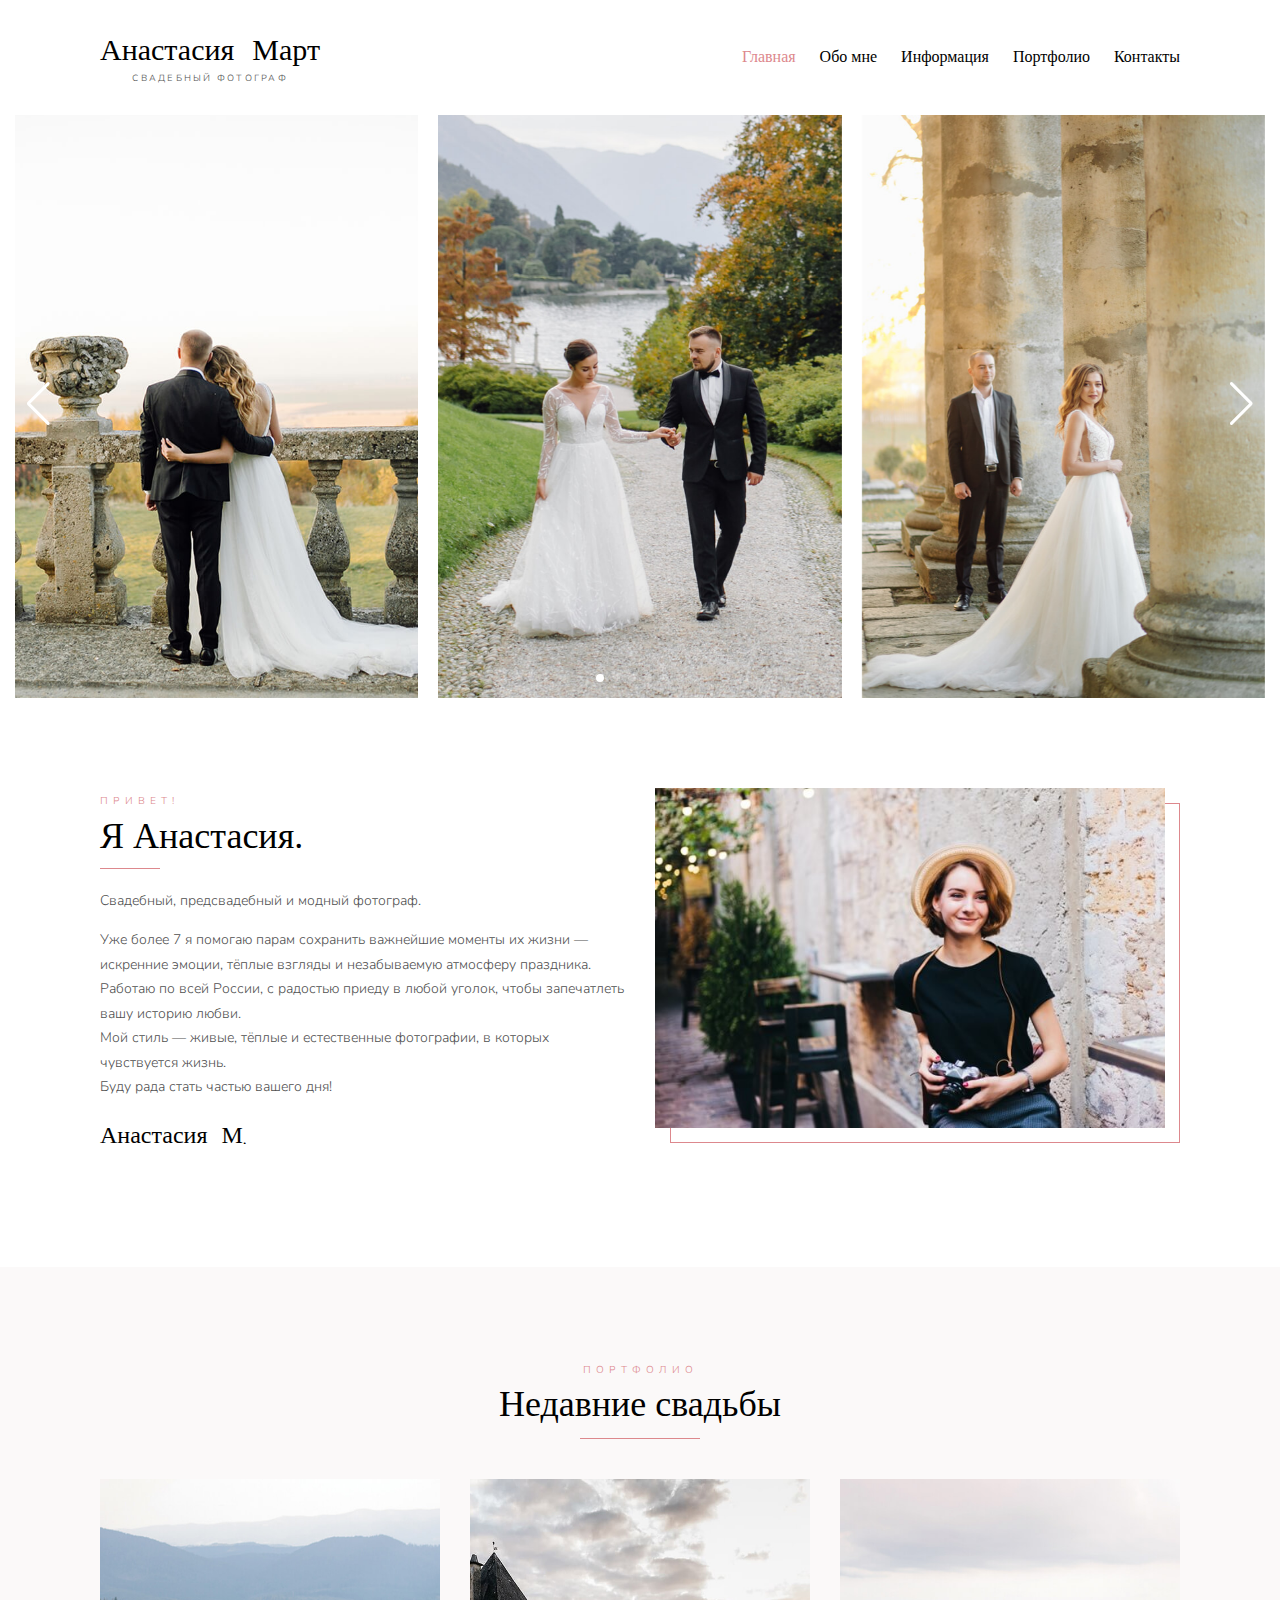
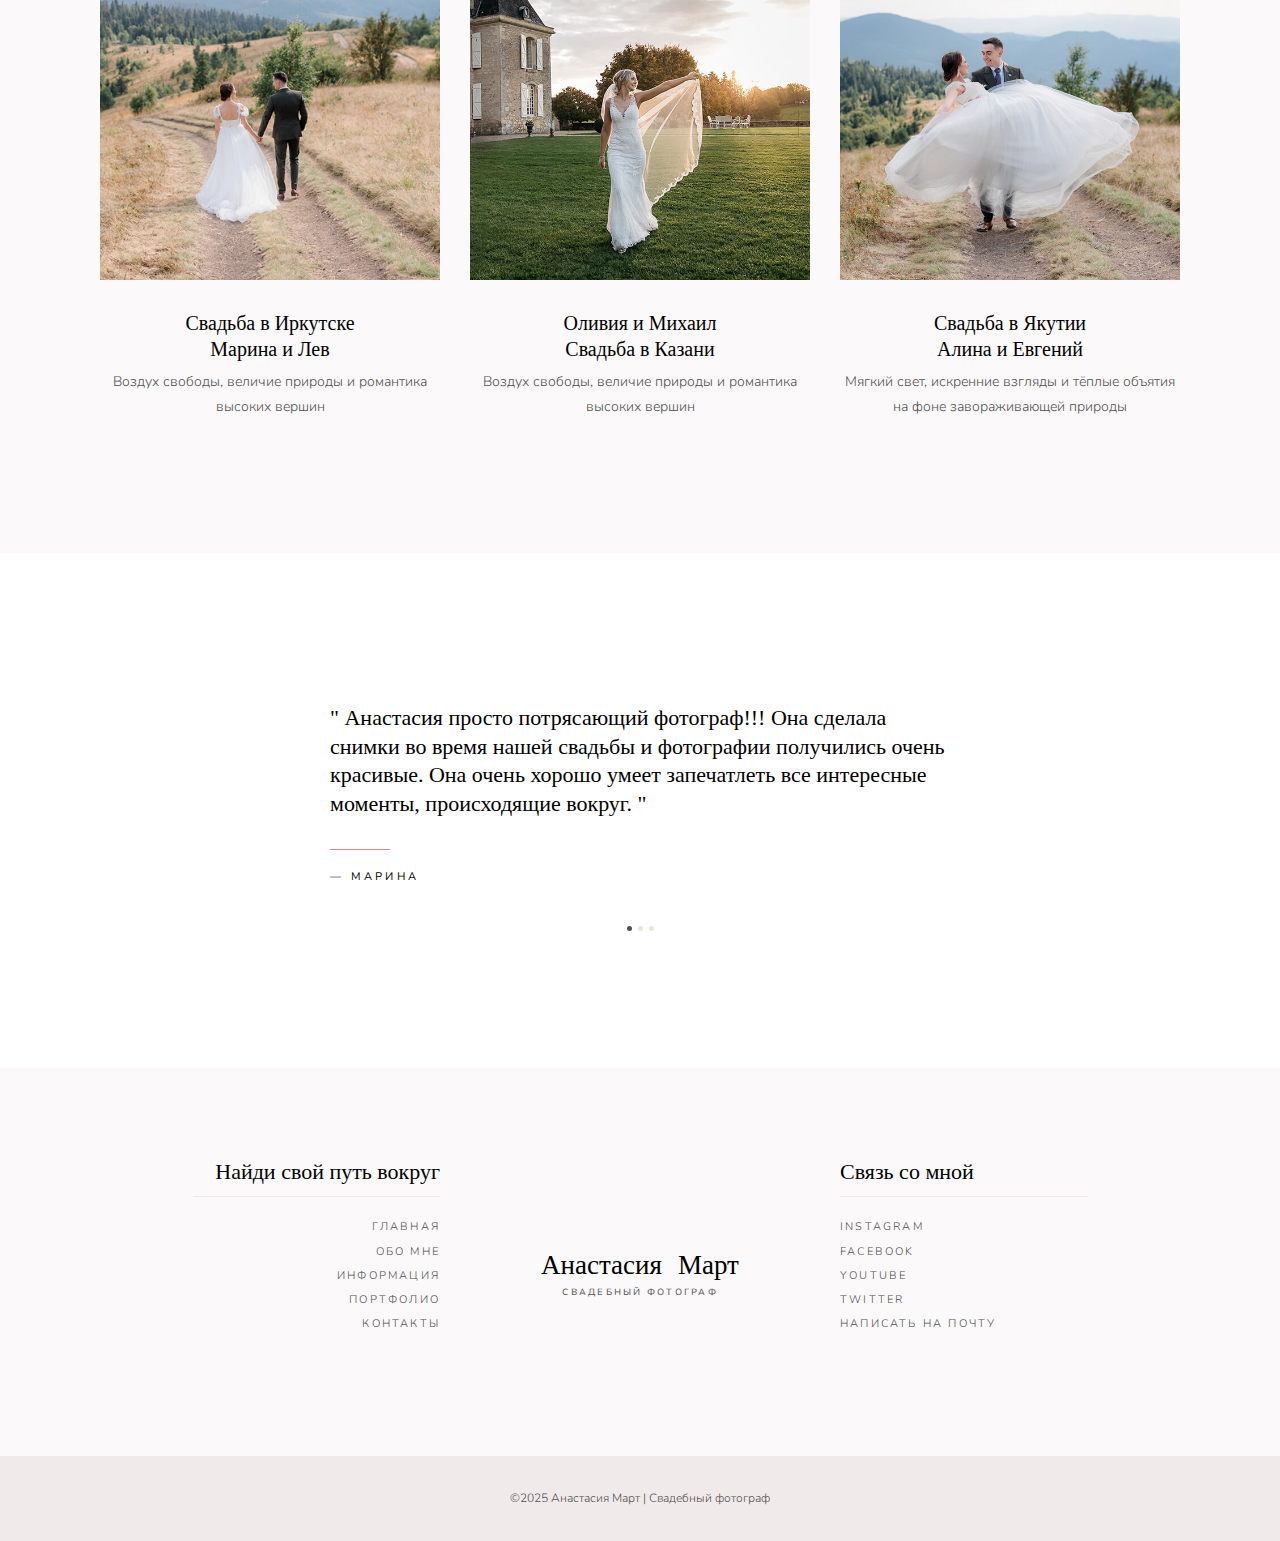
<file: index.html>
<!DOCTYPE html>
<html lang="en">
<head>
    <meta charset="utf-8">
    <meta name="viewport" content="width=device-width, initial-scale=1">
    <link rel="icon" type="image/png" href="images/favicon.png" />
    <title>Анастасия Март | Свадебный фотограф</title>
    <link href="css/bootstrap.min.css" rel=stylesheet>
    <link href="css/themify-icons.css" rel="stylesheet">
    <link rel="stylesheet" href="https://cdn.jsdelivr.net/npm/swiper@11/swiper-bundle.min.css" />
    <link href="css/style.css" rel="stylesheet">
</head>
<body>
    <!-- Header -->
    <header>
        <div class="marta-header-navbar">
            <div class="container marta-navbar-container">
                <div class="marta-navigation-wrap bg-light marta-start-header start-style">
                    <div class="container">
                        <div class="row">
                            <div class="col-md-12">
                                <nav class="navbar navbar-expand-md navbar-light">
                                    <!-- Logo -->
                                    <a class="navbar-brand" href="index.html">
                                        <h2>Анастасия Март<span>Свадебный фотограф</span></h2>
                                    </a>
                                    <!-- Menu -->
                                    <button class="navbar-toggler" type="button" data-toggle="collapse" data-target="#navbarSupportedContent" aria-controls="navbarSupportedContent" aria-expanded="false" aria-label="Toggle navigation"> <span class="navbar-toggler-icon"></span> </button>
                                    <div class="collapse navbar-collapse" id="navbarSupportedContent">
                                        <ul class="navbar-nav ml-auto py-4 py-md-0">
                                            <li class="nav-item pl-4 pl-md-0 ml-0 ml-md-4 active"> <a class="nav-link" href="index.html">Главная</a></li>
                                            <li class="nav-item pl-4 pl-md-0 ml-0 ml-md-4"> <a class="nav-link" href="about.html">Обо мне</a></li>
                                            <li class="nav-item pl-4 pl-md-0 ml-0 ml-md-4"> <a class="nav-link" href="information.html">Информация</a></li>
                                            <li class="nav-item pl-4 pl-md-0 ml-0 ml-md-4"> <a class="nav-link" href="portfolio.html">Портфолио</a></li>
                                            <li class="nav-item pl-4 pl-md-0 ml-0 ml-md-4"> <a class="nav-link" href="contact.html">Контакты</a> </li>                                            
                                        </ul>
                                    </div>
                                </nav>
                            </div>
                        </div>
                    </div>
                </div>
            </div>
        </div>
    </header>
    
    <!-- Slider -->
    <div class="marta-homepage-slider">
    <div class="container-fluid">
        <div class="row">
        <div class="col-md-12">
            <div class="swiper marta-slider">
            <div class="swiper-wrapper">
                <div class="swiper-slide marta-slider-item">
                <img class="marta-slider-img" src="images/mail_slider_1.jpg" alt="">
                </div>
                <div class="swiper-slide marta-slider-item">
                <img class="marta-slider-img" src="images/mail_slider_2.jpg" alt="">
                </div>
                <div class="swiper-slide marta-slider-item">
                <img class="marta-slider-img" src="images/mail_slider_3.jpg" alt="">
                </div>
                <div class="swiper-slide marta-slider-item">
                <img class="marta-slider-img" src="images/mail_slider_4.jpg" alt="">
                </div>
                <div class="swiper-slide marta-slider-item">
                <img class="marta-slider-img" src="images/mail_slider_5.jpg" alt="">
                </div>
                <div class="swiper-slide marta-slider-item">
                <img class="marta-slider-img" src="images/mail_slider_6.jpg" alt="">
                </div>
            </div>

            <!-- Стрелки -->
            <div class="swiper-button-prev"></div>
            <div class="swiper-button-next"></div>

            <!-- Точки -->
            <div class="swiper-pagination"></div>
            </div>
        </div>
        </div>
    </div>
    </div>

    <!-- About Me -->
    <div class="section-padding">
        <div class="container">
            <div class="row">
                <div class="col-md-6"> <span>Привет!</span>
                    <h2>Я Анастасия.</h2>
                    <hr class="line line-hr-left">
                    <p>Свадебный, предсвадебный и модный фотограф.</p>
                    <p>Уже более 7 я помогаю парам сохранить важнейшие моменты их жизни — искренние эмоции, тёплые взгляды и незабываемую атмосферу праздника.
                        Работаю по всей России, с радостью приеду в любой уголок, чтобы запечатлеть вашу историю любви.
                        <br>Мой стиль — живые, тёплые и естественные фотографии, в которых чувствуется жизнь.<br>
                        Буду рада стать частью вашего дня!
                    <p>                
                    <p class="signature">Анастасия М.</p>
                </div>
                <div class="col-md-6">
                    <div class="marta-about-img">
                        <div class="img mb-30"> <img src="images/my_photo.jpg" alt=""> </div>
                    </div>
                </div>
            </div>
        </div>
    </div>

    <!-- Recent Weddings -->
    <div class="section-padding recent-weddings bg-gray">
        <div class="container">
            <div class="row">
                <div class="col-md-12 text-center mb-30">
                    <span class="heading-meta">Портфолио</span>
                    <h2 class="pwe-heading">Недавние свадьбы</h2>
                    <hr class="line line-hr-center">
                </div>
            </div>
            <div class="row">
                <div class="col-md-4">
                    <div class="item">
                        <div class="recent-weddings-img"> <img src="images/recent_weddings_1.jpg" alt=""> </div>
                        <div class="content">
                            <h5>Свадьба в Иркутске<br>Марина и Лев</h5>
                            <p>Воздух свободы, величие природы и романтика высоких вершин</p>
                        </div>
                    </div>
                </div>
                <div class="col-md-4">
                    <div class="item">
                        <div class="recent-weddings-img"> <img src="images/recent_weddings_2.jpg" alt=""> </div>
                        <div class="content">
                            <h5>Оливия и Михаил<br>Свадьба в Казани</h5>
                            <p>Воздух свободы, величие природы и романтика высоких вершин</p>
                        </div>
                    </div>
                </div>
                <div class="col-md-4">
                    <div class="item">
                        <div class="recent-weddings-img"> <img src="images/recent_weddings_3.jpg" alt=""> </div>
                        <div class="content">
                            <h5>Свадьба в Якутии<br>Алина и Евгений</h5>
                            <p>Мягкий свет, искренние взгляды и тёплые объятия на фоне завораживающей природы</p>
                        </div>
                    </div>
                </div>
            </div>
        </div>
    </div>

    <!-- Testimonials -->
    <div class="section-padding testimonials bg-img bg-fixed" data-overlay-light="1" data-background="images/background_photo.jpg">
        <div class="container">
            <div class="row">
            <div class="testimonials-swiper col-md-8 offset-md-2 mb-30 swiper">
                <div class="swiper-wrapper">
                <div class="swiper-slide item-box">
                    <h3>" Анастасия просто потрясающий фотограф!!! Она сделала снимки во время нашей свадьбы и фотографии получились очень красивые. Она очень хорошо умеет запечатлеть все интересные моменты, происходящие вокруг. "</h3>
                    <hr class="line line-hr-left">
                    <div class="info">
                    <h6>— Марина</h6>
                    </div>
                </div>
                <div class="swiper-slide item-box">
                    <h3>" Анастасия потрясающий фотограф!!! Она сделала фотографии во время нашей свадьбы, и они выглядят потрясающе. У нее как будто есть третье чувство, чтобы запечатлеть все интересные моменты, которые происходят."</h3>
                    <hr class="line line-hr-left">
                    <div class="info">
                    <h6>— Оливия</h6>
                    </div>
                </div>
                <div class="swiper-slide item-box">
                    <h3>" Анастасия — потрясающий фотограф!!! Она сделала фотографии во время нашей свадьбы, и они выглядят потрясающе. У нее как будто есть третье чувство, позволяющее ей запечатлеть все интересные моменты. "</h3>
                    <hr class="line line-hr-left">
                    <div class="info">
                    <h6>— Евгений </h6>
                    </div>
                </div>
                </div>

                <!-- Пагинация -->
                <div class="swiper-pagination"></div>

            </div>
            </div>
        </div>
    </div>
    
    <!-- Footer -->
    <footer class="footer-section">
        <div class="footer-top">
            <div class="container">
                <div class="row">
                    <div class="col-md-3 offset-md-1">
                        <div class="left-cont">
                            <h3>Найди свой путь вокруг</h3>
                            <hr class="line mb-30">
                            <ul>
                                <li><a href="index.html">Главная</a></li>
                                <li><a href="about.html">Обо мне</a></li>
                                <li><a href="information.html">Информация</a></li>
                                <li><a href="portfolio.html">Портфолио</a></li>
                                <li><a href="contact.html">Контакты</a></li>
                            </ul>
                        </div>
                    </div>
                    <div class="col-md-4 text-center">
                        <div class="center-cont">
                            <h2>Анастасия Март<span>Свадебный фотограф</span></h2>
                        </div>
                    </div>
                    <div class="col-md-3">
                        <div class="right-cont">
                            <h3>Связь со мной</h3>
                            <hr class="line mb-30">
                            <ul>
                                <li><a href="index.html#">Instagram</a></li>
                                <li><a href="index.html#">Facebook</a></li>
                                <li><a href="index.html#">YouTube</a></li>
                                <li><a href="index.html#">Twitter</a></li>
                                <li><a href="index.html#">Написать на почту</a></li>
                            </ul>
                        </div>
                    </div>
                </div>
            </div>
        </div>
        <div class="footer-bottom">
            <div class="container">
                <div class="row">
                    <div class="col-md-12">
                        <p><small>&copy;2025 Анастасия Март | Свадебный фотограф</small></p>
                    </div>
                </div>
            </div>
        </div>
    </footer>
    
    <!-- Js -->
    <script src="js/bootstrap.min.js"></script>
    <script src="https://cdn.jsdelivr.net/npm/swiper@11/swiper-bundle.min.js"></script>
    <script src="js/script.js"></script>
</body>
</html>
</file>
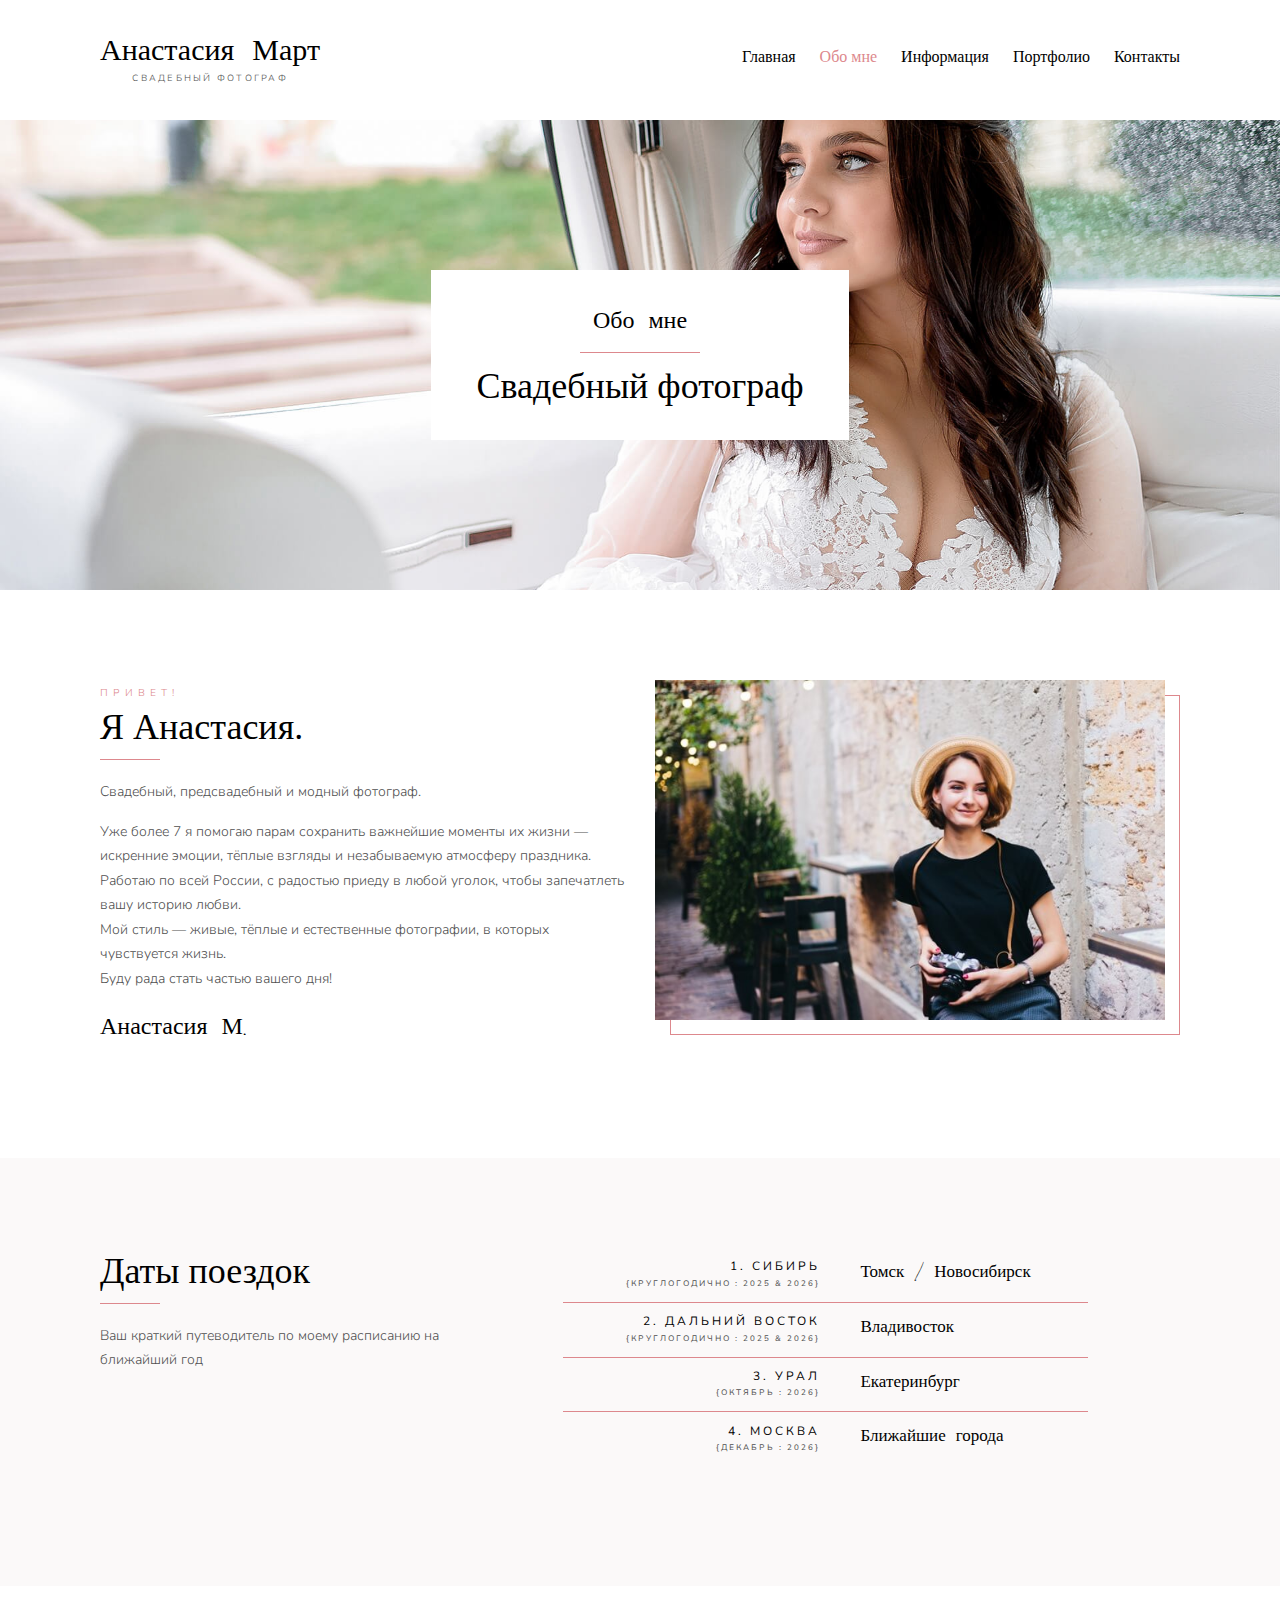
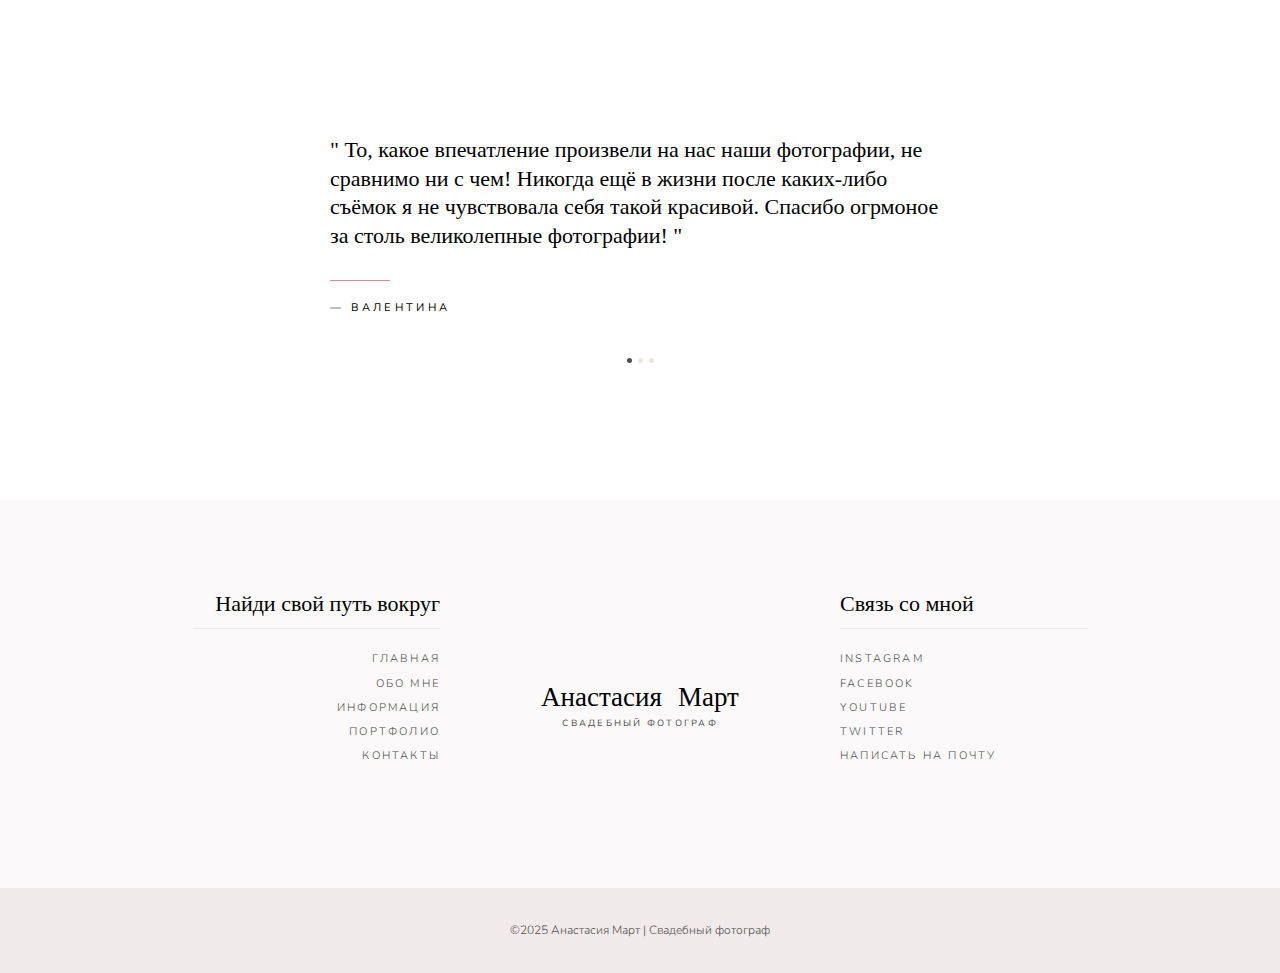
<file: about.html>
<!DOCTYPE html>
<html lang="en">
<head>
    <meta charset="utf-8">
    <meta name="viewport" content="width=device-width, initial-scale=1">
    <link rel="icon" type="image/png" href="images/favicon.png" />
    <title>Анастасия Март | Свадебный фотограф</title>
    <link href="css/bootstrap.min.css" rel=stylesheet>
    <link href="css/themify-icons.css" rel="stylesheet">
    <link rel="stylesheet" href="https://cdn.jsdelivr.net/npm/swiper@11/swiper-bundle.min.css" />
    <link href="css/style.css" rel="stylesheet">
</head>
<body>
    <!-- Header -->
    <header>
        <div class="marta-header-navbar">
            <div class="container marta-navbar-container">
                <div class="marta-navigation-wrap bg-light marta-start-header start-style">
                    <div class="container">
                        <div class="row">
                            <div class="col-md-12">
                                <nav class="navbar navbar-expand-md navbar-light">
                                    <!-- Logo -->
                                    <a class="navbar-brand" href="index.html">
                                        <h2>Анастасия Март<span>Свадебный фотограф</span></h2>
                                    </a>
                                    <!-- Menu -->
                                    <button class="navbar-toggler" type="button" data-toggle="collapse" data-target="#navbarSupportedContent" aria-controls="navbarSupportedContent" aria-expanded="false" aria-label="Toggle navigation"> <span class="navbar-toggler-icon"></span> </button>
                                    <div class="collapse navbar-collapse" id="navbarSupportedContent">
                                        <ul class="navbar-nav ml-auto py-4 py-md-0">
                                            <li class="nav-item pl-4 pl-md-0 ml-0 ml-md-4"> <a class="nav-link" href="index.html">Главная</a></li>
                                            <li class="nav-item pl-4 pl-md-0 ml-0 ml-md-4 active"> <a class="nav-link" href="about.html">Обо мне</a></li>
                                            <li class="nav-item pl-4 pl-md-0 ml-0 ml-md-4"> <a class="nav-link" href="information.html">Информация</a></li>
                                            <li class="nav-item pl-4 pl-md-0 ml-0 ml-md-4"> <a class="nav-link" href="portfolio.html">Портфолио</a></li>
                                            <li class="nav-item pl-4 pl-md-0 ml-0 ml-md-4"> <a class="nav-link" href="contact.html">Контакты</a> </li>                                            
                                        </ul>
                                    </div>
                                </nav>
                            </div>
                        </div>
                    </div>
                </div>
            </div>
        </div>
    </header>

    <!-- Banner -->
    <div class="ready banner-padding bg-img" data-overlay-light="0" data-background="images/background_photo.jpg">
        <div class="container">
            <div class="row">
                <div class="col-md-12">
                    <div class="cat text-center animate-box fadeInUp animated" data-animate-effect="fadeInUp"> <span>Обо мне</span>
                        <hr class="line line-hr-center">
                        <h1>Свадебный фотограф</h1>
                    </div>
                </div>
            </div>
        </div>
    </div>

    <!-- About Me -->
    <div class="section-padding">
        <div class="container">
            <div class="row">
                <div class="col-md-6"> <span>Привет!</span>
                    <h2>Я Анастасия.</h2>
                    <hr class="line line-hr-left">
                    <p>Свадебный, предсвадебный и модный фотограф.</p>
                    <p>Уже более 7 я помогаю парам сохранить важнейшие моменты их жизни — искренние эмоции, тёплые взгляды и незабываемую атмосферу праздника.
                        Работаю по всей России, с радостью приеду в любой уголок, чтобы запечатлеть вашу историю любви.
                        <br>Мой стиль — живые, тёплые и естественные фотографии, в которых чувствуется жизнь.<br>
                        Буду рада стать частью вашего дня!
                    <p>                
                    <p class="signature">Анастасия М.</p>
                </div>
                <div class="col-md-6">
                    <div class="marta-about-img">
                        <div class="img mb-30"> <img src="images/my_photo.jpg" alt=""> </div>
                    </div>
                </div>
            </div>
        </div>
    </div>

    <!-- Travel Dates -->
    <div class="section-padding bg-gray">
        <div class="container">
            <div class="row">
                <div class="col-md-4 mb-30">
                    <h2>Даты поездок</h2>
                    <hr class="line line-hr-left">
                    <p>Ваш краткий путеводитель по моему расписанию на ближайший год</p>
                </div>
                <div class="col-md-6 offset-md-1 mb-30">
                    <table class="travel-dates-table">
                        <tr>
                            <td>
                                <h6>1. Сибирь<br><span>{круглогодично : 2025 & 2026}</span></h6>
                            </td>
                            <td>
                                <p>Томск / Новосибирск</p>
                            </td>
                        </tr>
                        <tr>
                            <td><h6>2. Дальний восток<br><span>{круглогодично : 2025 & 2026}</span></h6></td>
                            <td><p>Владивосток</p></td>
                        </tr>
                        <tr>
                            <td><h6>3. Урал<br><span>{октябрь : 2026}</span></h6></td>
                            <td><p>Екатеринбург</p></td>
                        </tr>
                        <tr>
                            <td><h6>4. Москва<br><span>{Декабрь : 2026}</span></h6></td>
                            <td><p>Ближайшие города</p></td>
                        </tr>
                    </table>
                </div>
            </div>
        </div>
    </div>

    <!-- Testiominals -->
     <div class="section-padding testimonials bg-img bg-fixed" data-overlay-light="1" data-background="images/background_reviews.jpg">
        <div class="container">
            <div class="row">
            <div class="testimonials-swiper col-md-8 offset-md-2 mb-30 swiper">
                <div class="swiper-wrapper">
                    <div class="swiper-slide item-box">
                        <h3>" То, какое впечатление произвели на нас наши фотографии, не сравнимо ни с чем! Никогда ещё в жизни после каких-либо съёмок я не чувствовала себя такой красивой. Спасибо огрмоное за столь великолепные фотографии!  "</h3>
                        <hr class="line line-hr-left">
                        <div class="info">
                        <h6>— Валентина</h6>
                        </div>
                    </div>
                    <div class="swiper-slide item-box">
                        <h3>" То, какое впечатление произвели на нас наши фотографии, не сравнимо ни с чем! Никогда ещё в жизни после каких-либо съёмок я не чувствовала себя такой красивой. Спасибо огрмоное за столь великолепные фотографии!  "</h3>
                        <hr class="line line-hr-left">
                        <div class="info">
                        <h6>— Елена</h6>
                        </div>
                    </div>
                    <div class="swiper-slide item-box">
                        <h3>" То, какое впечатление произвели на нас наши фотографии, не сравнимо ни с чем! Никогда ещё в жизни после каких-либо съёмок я не чувствовала себя такой красивой. Спасибо огрмоное за столь великолепные фотографии!  "</h3>
                        <hr class="line line-hr-left">
                        <div class="info">
                        <h6>— Ангелина</h6>
                        </div>
                    </div>
                </div>

                <!-- Пагинация -->
                <div class="swiper-pagination"></div>

            </div>
            </div>
        </div>
    </div>
    
    <!-- Footer -->
    <footer class="footer-section">
        <div class="footer-top">
            <div class="container">
                <div class="row">
                    <div class="col-md-3 offset-md-1">
                        <div class="left-cont">
                            <h3>Найди свой путь вокруг</h3>
                            <hr class="line mb-30">
                            <ul>
                                <li><a href="index.html">Главная</a></li>
                                <li><a href="about.html">Обо мне</a></li>
                                <li><a href="information.html">Информация</a></li>
                                <li><a href="portfolio.html">Портфолио</a></li>
                                <li><a href="contact.html">Контакты</a></li>
                            </ul>
                        </div>
                    </div>
                    <div class="col-md-4 text-center">
                        <div class="center-cont">
                            <h2>Анастасия Март<span>Свадебный фотограф</span></h2>
                        </div>
                    </div>
                    <div class="col-md-3">
                        <div class="right-cont">
                            <h3>Связь со мной</h3>
                            <hr class="line mb-30">
                            <ul>
                                <li><a href="index.html#">Instagram</a></li>
                                <li><a href="index.html#">Facebook</a></li>
                                <li><a href="index.html#">YouTube</a></li>
                                <li><a href="index.html#">Twitter</a></li>
                                <li><a href="index.html#">Написать на почту</a></li>
                            </ul>
                        </div>
                    </div>
                </div>
            </div>
        </div>
        <div class="footer-bottom">
            <div class="container">
                <div class="row">
                    <div class="col-md-12">
                        <p><small>&copy;2025 Анастасия Март | Свадебный фотограф</small></p>
                    </div>
                </div>
            </div>
        </div>
    </footer>
    
    <!-- Js -->
     
    <script src="js/bootstrap.min.js"></script>
    <script src="https://cdn.jsdelivr.net/npm/swiper@11/swiper-bundle.min.js"></script>
    <script src="js/script.js"></script>
</body>
</html>
</file>
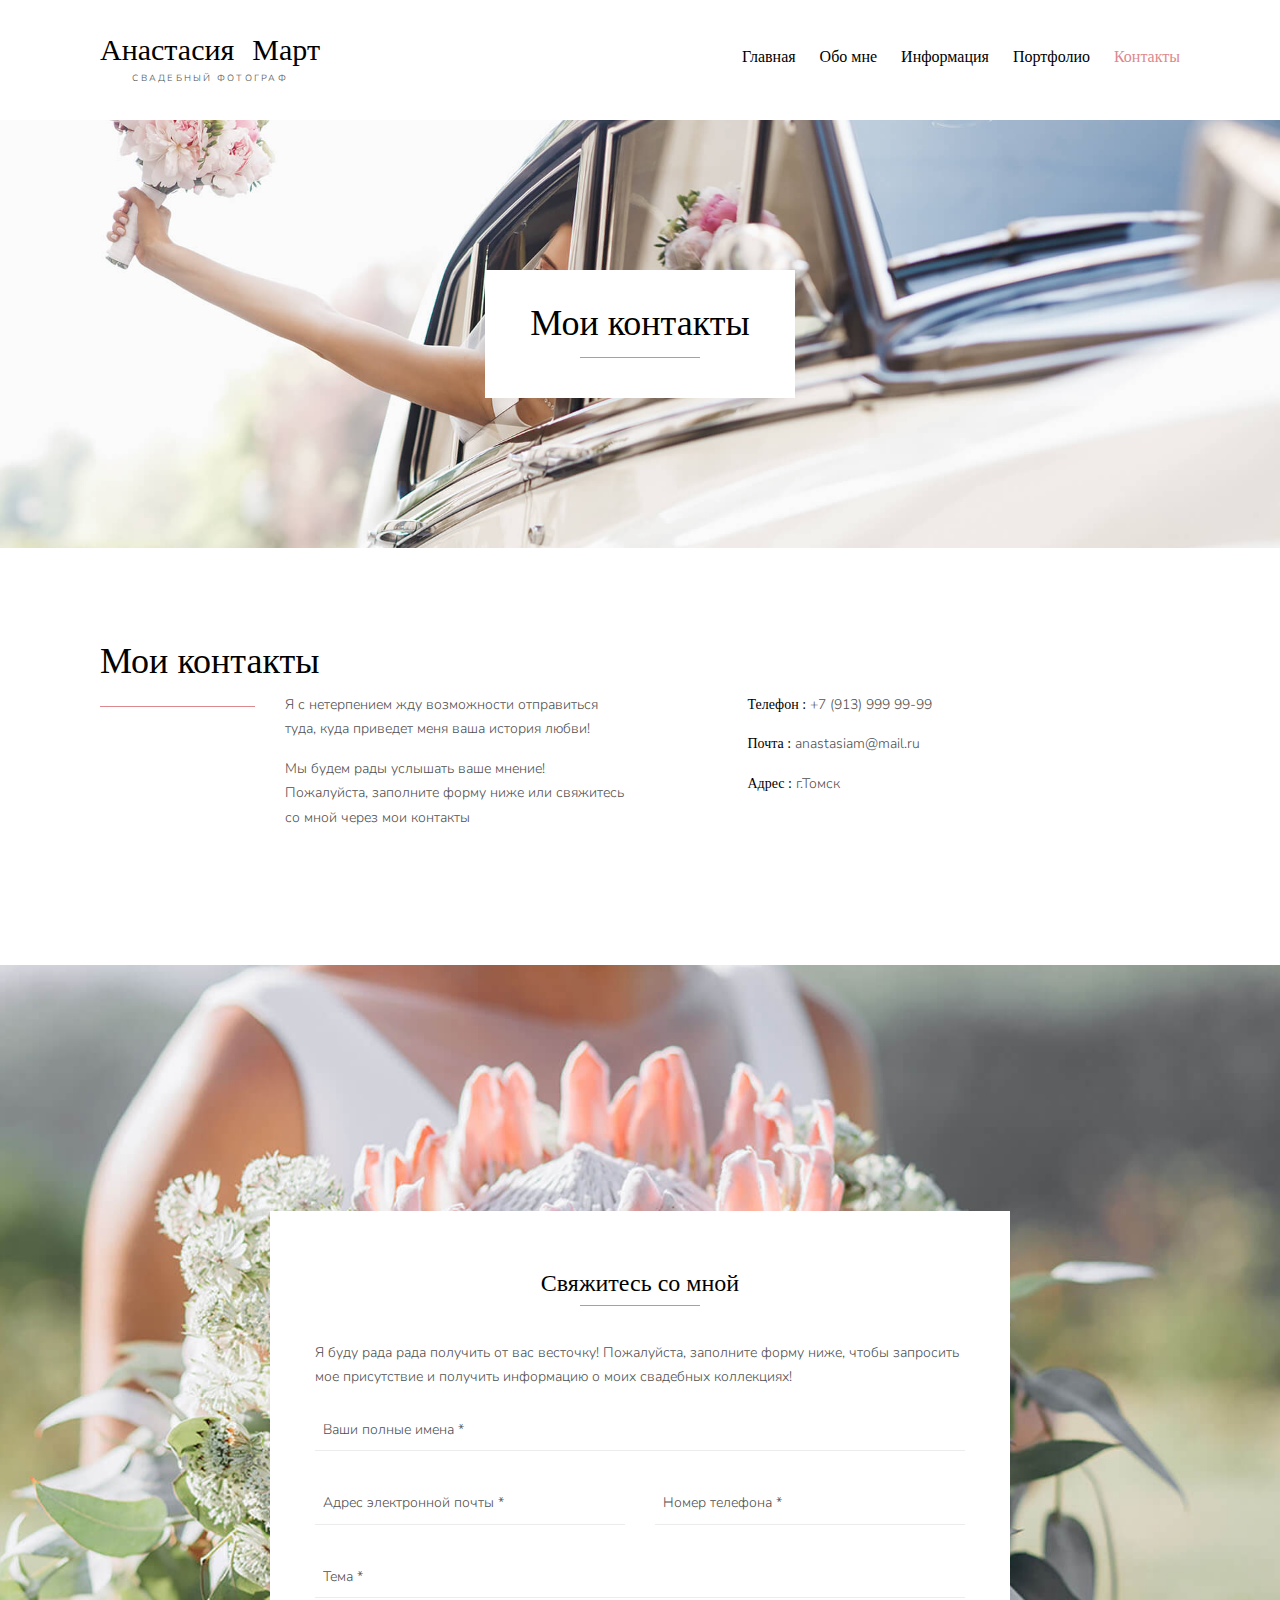
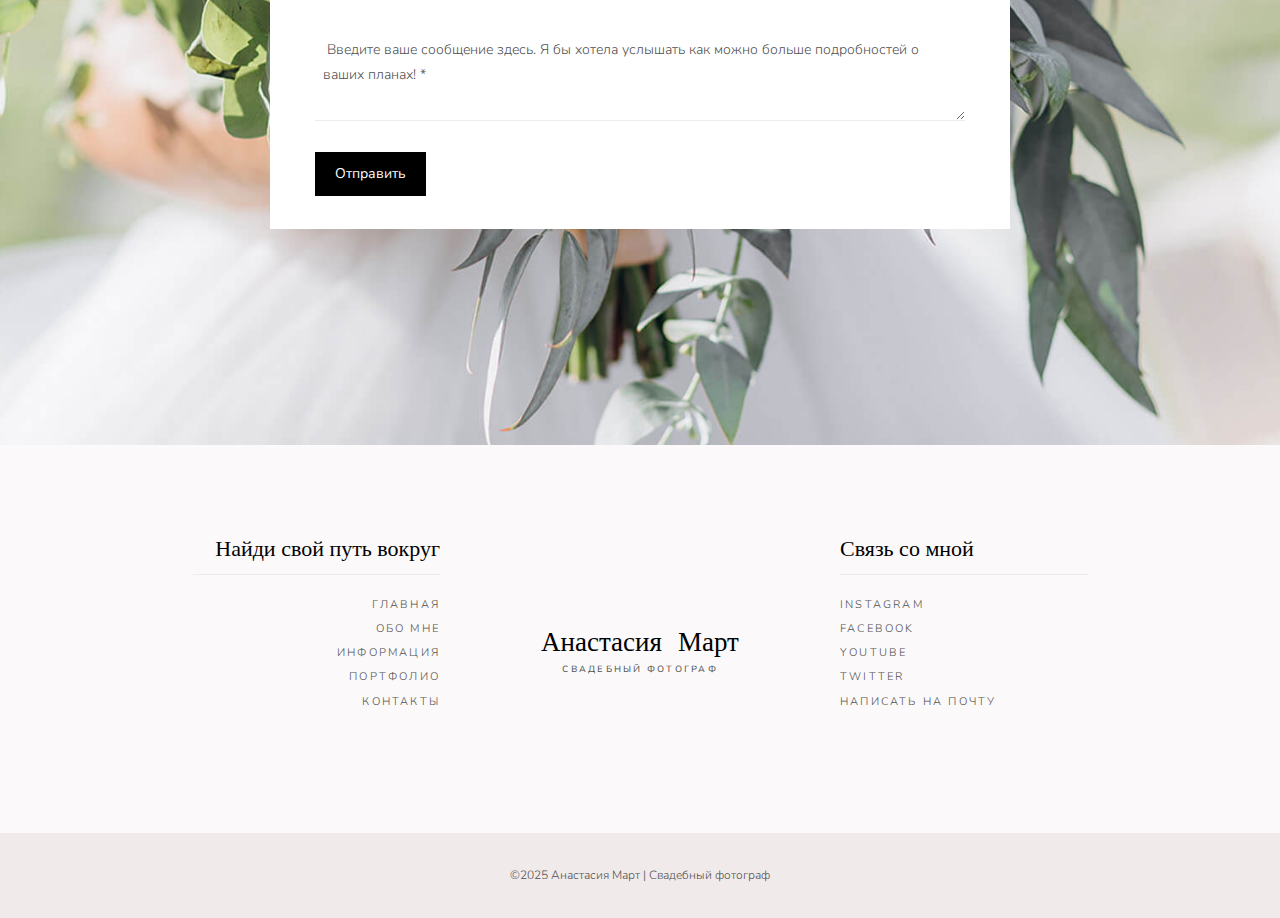
<file: contact.html>
<!DOCTYPE html>
<html lang="en">
<head>
    <meta charset="utf-8">
    <meta name="viewport" content="width=device-width, initial-scale=1">
    <link rel="icon" type="image/png" href="images/favicon.png" />
    <title>Анастасия Март | Свадебный фотограф</title>
    <link href="css/bootstrap.min.css" rel=stylesheet>
    <link href="css/themify-icons.css" rel="stylesheet">
    <link rel="stylesheet" href="https://cdn.jsdelivr.net/npm/swiper@11/swiper-bundle.min.css" />
    <link href="css/style.css" rel="stylesheet">
</head>
<body>
    <!-- Header -->
    <header>
        <div class="marta-header-navbar">
            <div class="container marta-navbar-container">
                <div class="marta-navigation-wrap bg-light marta-start-header start-style">
                    <div class="container">
                        <div class="row">
                            <div class="col-md-12">
                                <nav class="navbar navbar-expand-md navbar-light">
                                    <!-- Logo -->
                                    <a class="navbar-brand" href="index.html">
                                        <h2>Анастасия Март<span>Свадебный фотограф</span></h2>
                                    </a>
                                    <!-- Menu -->
                                    <button class="navbar-toggler" type="button" data-toggle="collapse" data-target="#navbarSupportedContent" aria-controls="navbarSupportedContent" aria-expanded="false" aria-label="Toggle navigation"> <span class="navbar-toggler-icon"></span> </button>
                                    <div class="collapse navbar-collapse" id="navbarSupportedContent">
                                        <ul class="navbar-nav ml-auto py-4 py-md-0">
                                            <li class="nav-item pl-4 pl-md-0 ml-0 ml-md-4"> <a class="nav-link" href="index.html">Главная</a></li>
                                            <li class="nav-item pl-4 pl-md-0 ml-0 ml-md-4"> <a class="nav-link" href="about.html">Обо мне</a></li>
                                            <li class="nav-item pl-4 pl-md-0 ml-0 ml-md-4"> <a class="nav-link" href="information.html">Информация</a></li>
                                            <li class="nav-item pl-4 pl-md-0 ml-0 ml-md-4"> <a class="nav-link" href="portfolio.html">Портфолио</a></li>
                                            <li class="nav-item pl-4 pl-md-0 ml-0 ml-md-4 active"> <a class="nav-link" href="contact.html">Контакты</a> </li>                                            
                                        </ul>
                                    </div>
                                </nav>
                            </div>
                        </div>
                    </div>
                </div>
            </div>
        </div>
    </header>
    <!-- Banner -->
    <div class="ready banner-padding bg-img" data-overlay-light="0" data-background="images/background_reviews.jpg">
        <div class="container">
            <div class="row">
                <div class="col-md-12">
                    <div class="cat text-center animate-box fadeInUp animated" data-animate-effect="fadeInUp">                        
                        <h1>Мои контакты</h1>
                        <hr class="line line-hr-center">
                    </div>
                </div>
            </div>
        </div>
    </div>
    <!-- Contact Info -->
    <div class="section-padding">
        <div class="container">
            <div class="row">
                <div class="col-md-12 ">
                    <h2>Мои контакты</h2>
                </div>
            </div>
            <div class="row">
                <div class="col-md-12">
                    <div class="row">
                        <div class="col-md-2"> <span class="line-one"></span> </div>
                        <div class="col-md-4 mb-30">
                            <p> Я с нетерпением жду возможности отправиться туда, куда приведет меня ваша история любви! </p>
                            <p>Мы будем рады услышать ваше мнение! <br> Пожалуйста, заполните форму ниже или свяжитесь со мной через мои контакты</p>
                        </div>
                        <div class="col-md-5 offset-md-1">
                            <p><b>Телефон :</b> +7 (913) 999 99-99</p>
                            <p><b>Почта :</b>  anastasiam@mail.ru</p>
                            <p><b>Адрес :</b> г.Томск</p>
                        </div>
                    </div>
                </div>
            </div>
        </div>
    </div>
    <!-- Contact Form -->
    <div class="ready banner-full-padding bg-img valign" data-background="images/backgroud_contacts.jpg">
        <div class="container">
            <div class="row">
                <div class="col-md-12">
                    <div class="row">
                        <div class="col-md-8 offset-md-2 bg-white">
                            <div class="contact-form">
                                <h6>Свяжитесь со мной</h6>
                                <hr class="line line-hr-center"><br>
                                <p>Я буду рада рада получить от вас весточку! Пожалуйста, заполните форму ниже, чтобы запросить мое присутствие и получить информацию о моих свадебных коллекциях!</p>
                                <form method="post" class="contact__form"">
                                    <!-- Form message -->
                                    <div class="row">
                                        <div class="col-12">
                                            <div class="alert alert-success contact__msg" style="display: none" role="alert">
                                                Ваше сообщение успешно отправлено.
                                            </div>
                                        </div>
                                    </div>
                                    <!-- Form elements -->
                                    <div class="row">
                                        <div class="col-md-12 form-group">
                                            <input name="name" type="text" placeholder="Ваши полные имена *" required> 
                                        </div>
                                        <div class="col-md-6 form-group">
                                            <input name="email" type="email" placeholder="Адрес электронной почты *" required> 
                                        </div>
                                        <div class="col-md-6 form-group">
                                            <input name="phone" type="text" placeholder="Номер телефона *" required> 
                                        </div>
                                        <div class="col-md-12 form-group">
                                            <input name="subject" type="text" placeholder="Тема *" required> 
                                        </div>
                                        <div class="col-md-12 form-group">
                                            <textarea name="message" id="message" cols="40" rows="3" placeholder=" Введите ваше сообщение здесь. Я бы хотела услышать как можно больше подробностей о ваших планах! *" required></textarea>
                                        </div>
                                        <div class="col-md-12">
                                            <input name="submit" type="submit"  value="Отправить">
                                        </div>
                                    </div>
                                </form>
                            </div>
                        </div>
                    </div>
                </div>
            </div>
        </div>
    </div>
    <!-- Footer -->
    <footer class="footer-section">
        <div class="footer-top">
            <div class="container">
                <div class="row">
                    <div class="col-md-3 offset-md-1">
                        <div class="left-cont">
                            <h3>Найди свой путь вокруг</h3>
                            <hr class="line mb-30">
                            <ul>
                                <li><a href="index.html">Главная</a></li>
                                <li><a href="about.html">Обо мне</a></li>
                                <li><a href="information.html">Информация</a></li>
                                <li><a href="portfolio.html">Портфолио</a></li>
                                <li><a href="contact.html">Контакты</a></li>
                            </ul>
                        </div>
                    </div>
                    <div class="col-md-4 text-center">
                        <div class="center-cont">
                            <h2>Анастасия Март<span>Свадебный фотограф</span></h2>
                        </div>
                    </div>
                    <div class="col-md-3">
                        <div class="right-cont">
                            <h3>Связь со мной</h3>
                            <hr class="line mb-30">
                            <ul>
                                <li><a href="index.html#">Instagram</a></li>
                                <li><a href="index.html#">Facebook</a></li>
                                <li><a href="index.html#">YouTube</a></li>
                                <li><a href="index.html#">Twitter</a></li>
                                <li><a href="index.html#">Написать на почту</a></li>
                            </ul>
                        </div>
                    </div>
                </div>
            </div>
        </div>
        <div class="footer-bottom">
            <div class="container">
                <div class="row">
                    <div class="col-md-12">
                        <p><small>&copy;2025 Анастасия Март | Свадебный фотограф</small></p>
                    </div>
                </div>
            </div>
        </div>
    </footer>
    
    <!-- Js -->
    <script src="js/bootstrap.min.js"></script>
    <script src="https://cdn.jsdelivr.net/npm/swiper@11/swiper-bundle.min.js"></script>
    <script src="js/script.js"></script>
</body>
</html>
</file>
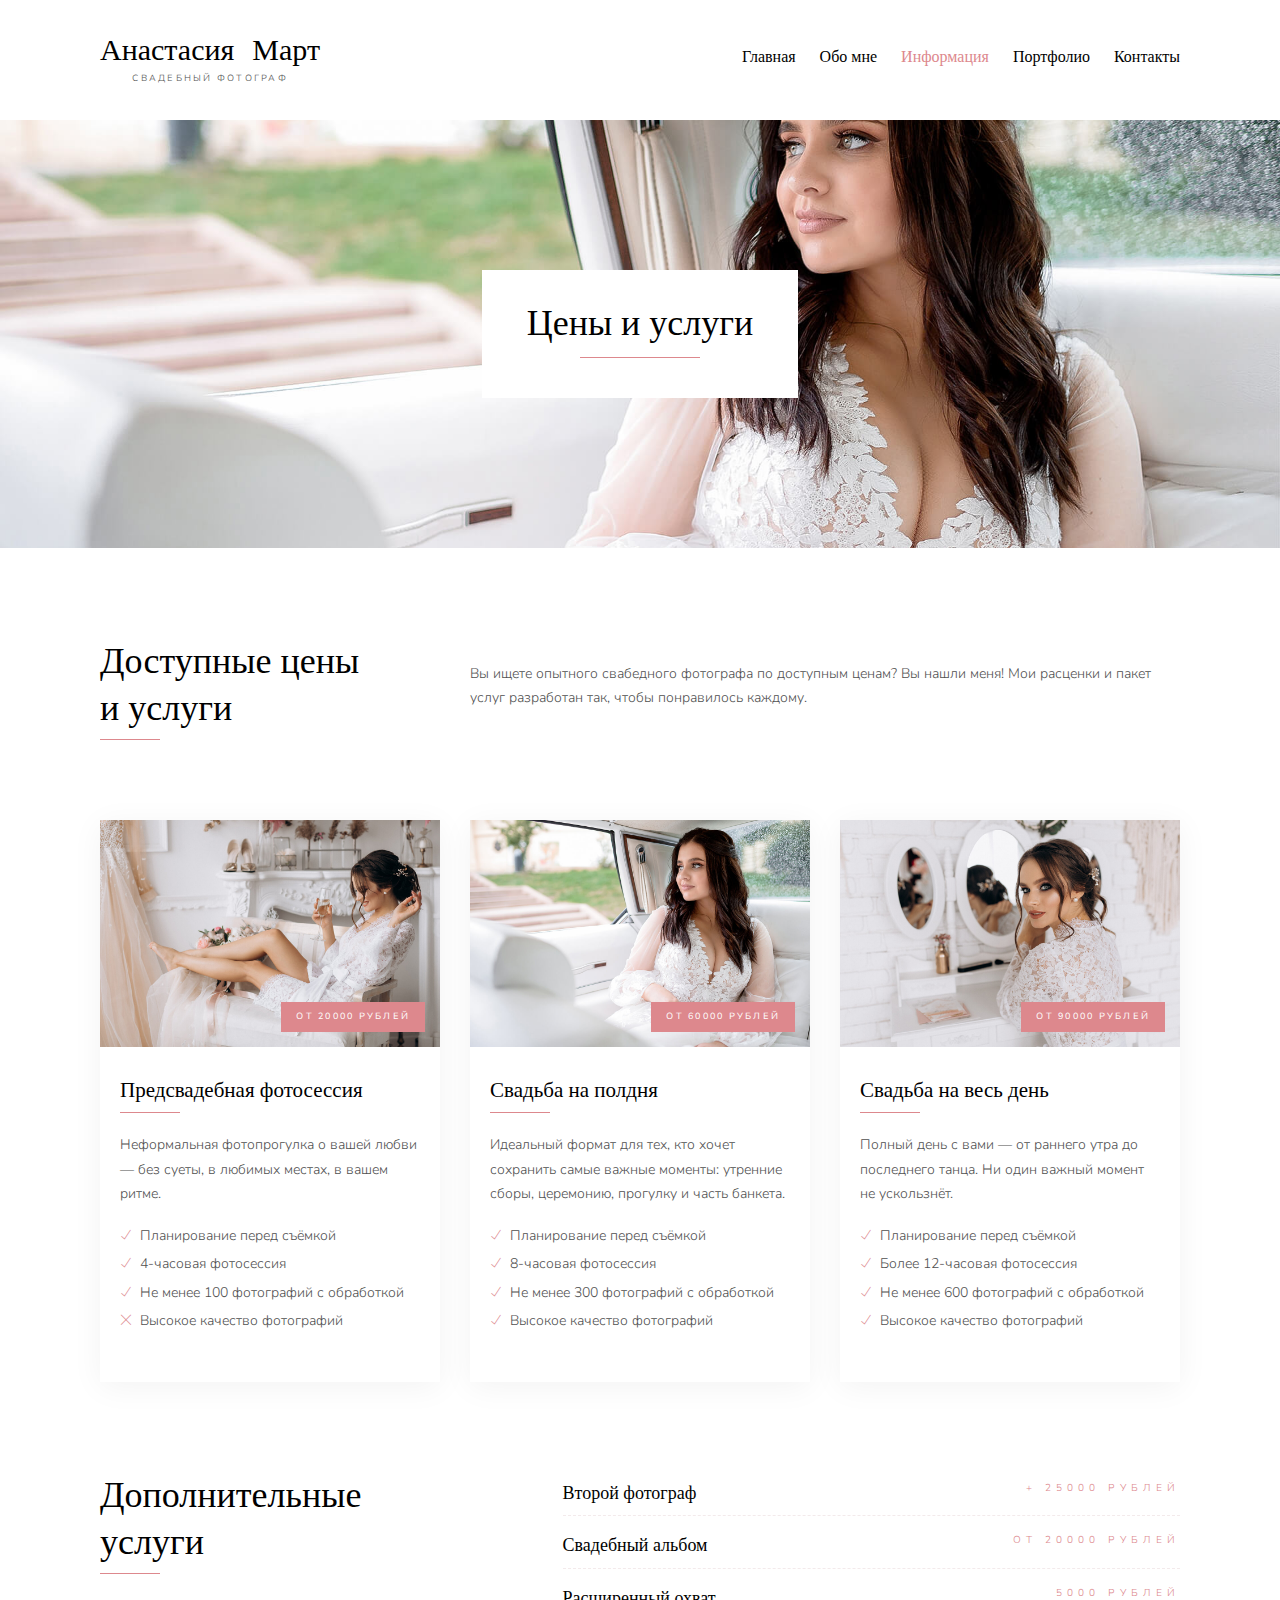
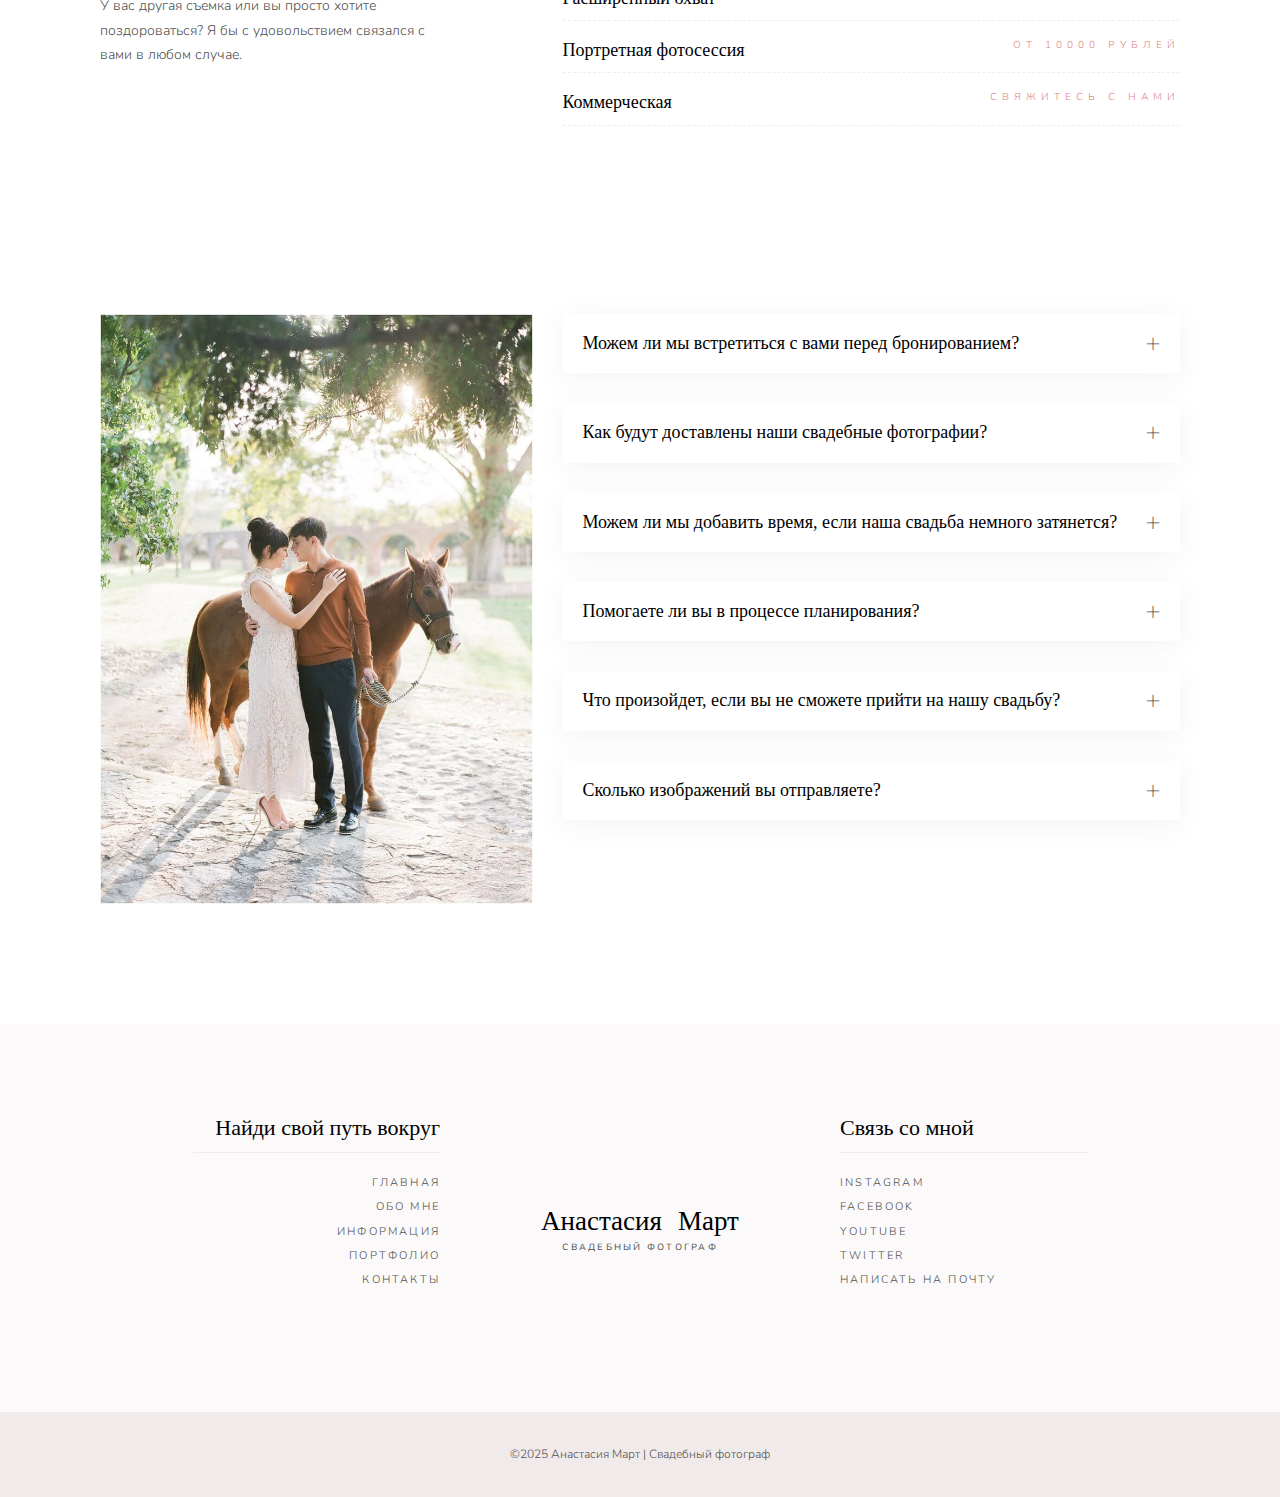
<file: information.html>
<!DOCTYPE html>
<html lang="en">
<head>
    <meta charset="utf-8">
    <meta name="viewport" content="width=device-width, initial-scale=1">
    <link rel="icon" type="image/png" href="images/favicon.png" />
    <title>Анастасия Март | Свадебный фотограф</title>
    <link href="css/bootstrap.min.css" rel=stylesheet>
    <link href="css/themify-icons.css" rel="stylesheet">
    <link rel="stylesheet" href="https://cdn.jsdelivr.net/npm/swiper@11/swiper-bundle.min.css" />
    <link href="css/style.css" rel="stylesheet">
</head>
<body>
    <!-- Header -->
    <header>
        <div class="marta-header-navbar">
            <div class="container marta-navbar-container">
                <div class="marta-navigation-wrap bg-light marta-start-header start-style">
                    <div class="container">
                        <div class="row">
                            <div class="col-md-12">
                                <nav class="navbar navbar-expand-md navbar-light">
                                    <!-- Logo -->
                                    <a class="navbar-brand" href="index.html">
                                        <h2>Анастасия Март<span>Свадебный фотограф</span></h2>
                                    </a>
                                    <!-- Menu -->
                                    <button class="navbar-toggler" type="button" data-toggle="collapse" data-target="#navbarSupportedContent" aria-controls="navbarSupportedContent" aria-expanded="false" aria-label="Toggle navigation"> <span class="navbar-toggler-icon"></span> </button>
                                    <div class="collapse navbar-collapse" id="navbarSupportedContent">
                                        <ul class="navbar-nav ml-auto py-4 py-md-0">
                                            <li class="nav-item pl-4 pl-md-0 ml-0 ml-md-4"> <a class="nav-link" href="index.html">Главная</a></li>
                                            <li class="nav-item pl-4 pl-md-0 ml-0 ml-md-4"> <a class="nav-link" href="about.html">Обо мне</a></li>
                                            <li class="nav-item pl-4 pl-md-0 ml-0 ml-md-4 active"> <a class="nav-link" href="information.html">Информация</a></li>
                                            <li class="nav-item pl-4 pl-md-0 ml-0 ml-md-4"> <a class="nav-link" href="portfolio.html">Портфолио</a></li>
                                            <li class="nav-item pl-4 pl-md-0 ml-0 ml-md-4"> <a class="nav-link" href="contact.html">Контакты</a> </li>                                            
                                        </ul>
                                    </div>
                                </nav>
                            </div>
                        </div>
                    </div>
                </div>
            </div>
        </div>
    </header>

    <!-- Banner -->
    <div class="ready banner-padding bg-img" data-overlay-light="0" data-background="images/background_photo.jpg">
        <div class="container">
            <div class="row">
                <div class="col-md-12">
                    <div class="cat text-center animate-box fadeInUp animated" data-animate-effect="fadeInUp"> 
                        
                        <h1>Цены и услуги</h1> 
                        <hr class="line line-hr-center">
                    </div>
                </div>
            </div>
        </div>
    </div>

    <!-- Prices & Packages -->
    <div class="section-padding prices">
        <div class="container">
            <div class="row mb-60">
                <div class="col-md-4">
                    <h2>Доступные цены <br> и услуги</h2>
                    <hr class="line line-hr-left"> </div>
                <div class="col-md-8">
                    <p class="mt-4">Вы ищете опытного свабедного фотографа по доступным ценам? Вы нашли меня! Мои расценки и пакет услуг разработан так, чтобы понравилось каждому.</p>
                </div>
            </div>
            <div class="row mb-60">
                <div class="col-md-4">
                    <div class="item">
                        <div class="prices-img"> <img src="images/price_1.jpg" alt="">
                            <div class="cat">
                                <span>от 20000 рублей</span>
                            </div>
                        </div>
                        <div class="content">
                            <h5>Предсвадебная фотосессия</h5>
                            <hr class="line line-hr-left">
                            <p>Неформальная фотопрогулка о вашей любви — без суеты, в любимых местах, в вашем ритме.</p>
                            <ul>
                                <li><i class="ti-check"></i> Планирование перед съёмкой</li>
                                <li><i class="ti-check"></i> 4-часовая фотосессия</li>
                                <li><i class="ti-check"></i> Не менее 100 фотографий с обработкой</li>
                                <li><i class="ti-close"></i> Высокое качество фотографий</li>
                            </ul>
                        </div>
                    </div>
                </div>
                <div class="col-md-4">
                    <div class="item">
                        <div class="prices-img"> <img src="images/price_2.jpg" alt="">
                            <div class="cat">
                                <span>от 60000 рублей</span>
                            </div>
                        </div>
                        <div class="content">
                            <h5>Свадьба на полдня</h5>
                            <hr class="line line-hr-left">
                            <p>Идеальный формат для тех, кто хочет сохранить самые важные моменты: утренние сборы, церемонию, прогулку и часть банкета.</p>
                            <ul>
                                <li><i class="ti-check"></i> Планирование перед съёмкой</li>
                                <li><i class="ti-check"></i> 8-часовая фотосессия</li>
                                <li><i class="ti-check"></i> Не менее 300 фотографий с обработкой</li>
                                <li><i class="ti-check"></i> Высокое качество фотографий</li>
                            </ul>
                        </div>
                    </div>
                </div>
                <div class="col-md-4">
                    <div class="item">
                        <div class="prices-img"> <img src="images/price_3.jpg" alt="">
                            <div class="cat">
                                <span>от 90000 рублей</span>
                            </div>
                        </div>
                        <div class="content">
                            <h5>Свадьба на весь день </h5>
                            <hr class="line line-hr-left">
                            <p>Полный день с вами — от раннего утра до последнего танца. Ни один важный момент не ускользнёт.</p>
                            <ul>
                                <li><i class="ti-check"></i> Планирование перед съёмкой</li>
                                <li><i class="ti-check"></i> Более 12-часовая фотосессия</li>
                                <li><i class="ti-check"></i> Не менее 600 фотографий с обработкой</li>
                                <li><i class="ti-check"></i> Высокое качество фотографий</li>
                            </ul>
                        </div>
                    </div>
                </div>
            </div>
            <div class="row">
                <div class="col-md-4">
                    <h2>Дополнительные услуги</h2>
                    <hr class="line line-hr-left">
                    <p>У вас другая съемка или вы просто хотите поздороваться? Я бы с удовольствием связался с вами в любом случае.</p>
                </div>
                <div class="col-md-7 offset-md-1">
                    <div class="exstra-services">
                        <h5>Второй фотограф <span class="price">+ 25000 рублей</span></h5>
                        <h5>Свадебный альбом<span class="price">от 20000 рублей</span></h5>
                        <h5>Расширенный охват <span class="price">5000 рублей</span></h5>
                        <h5>Портретная фотосессия <span class="price">от 10000 рублей</span></h5>
                        <h5>Коммерческая <span class="price">свяжитесь с нами  </span></h5> </div>
                </div>
            </div>
        </div>
    </div>

    <!-- FAQs -->
    <div class="section-padding">
        <div class="container">
            <div class="row">
                <div class="col-md-5">
                    <div class="marta-about-img mb-30">
                        <img src="images/questions.jpg" alt=""> 
                    </div>
                </div>
                
                <div class="col-md-7 faqs-accordion">
                    <div class="accordion">
                                <div class="item">
                                    <div class="title">
                                        <h6>Можем ли мы встретиться с вами перед бронированием?</h6> </div>
                                    <div class="accordion-info active" style="display: none;">
                                        <p>Да, конечно! Я всегда рад лично пообщаться — будь то встреча вживую, видеозвонок или переписка. Это поможет нам лучше узнать друг друга и понять, подходим ли мы вам по стилю и подходу.</p>
                                    </div>
                                </div>
                                <div class="item">
                                    <div class="title">
                                        <h6>Как будут доставлены наши свадебные фотографии?</h6> </div>
                                    <div class="accordion-info" style="display: none;">
                                        <p>Все отредактированные фотографии вы получите через защищённую онлайн-галерею. Вы сможете скачать их в высоком качестве и поделиться с близкими. Также возможна доставка на флешке или в виде фотокниги — по договорённости.</p>
                                    </div>
                                </div>
                                <div class="item">
                                    <div class="title">
                                        <h6>Можем ли мы добавить время, если наша свадьба немного затянется?</h6> </div>
                                    <div class="accordion-info" style="display: none;">
                                        <p>Да, конечно! Я всегда стараюсь быть гибкой. Дополнительное время оплачивается почасово, и его можно добавить как заранее, так и в день свадьбы — по вашему запросу.</p>
                                    </div>
                                </div>
                                <div class="item">
                                    <div class="title">
                                        <h6>Помогаете ли вы в процессе планирования?</h6> </div>
                                    <div class="accordion-info" style="display: none;">
                                        <p>Да, я с удовольствием подскажу по таймингу, локациям для съёмки и подготовке к фотосессии. Мой опыт помогает сделать день более организованным и комфортным для вас.</p>
                                    </div>
                                </div>
                                
                                
                                <div class="item">
                                    <div class="title">
                                        <h6>Что произойдет, если вы не сможете прийти на нашу свадьбу?</h6> </div>
                                    <div class="accordion-info" style="display: none;">
                                        <p>Такой случай крайне маловероятен, но на случай форс-мажора у меня есть надёжные коллеги, к которым я могу обратиться. Я также полностью возвращаю предоплату, если не смогу присутствовать.</p>
                                    </div>
                                </div>
                                <div class="item">
                                    <div class="title">
                                        <h6>Сколько изображений вы отправляете?</h6> </div>
                                    <div class="accordion-info" style="display: none;">
                                        <p>В среднем — от 400 до 800 фотографий за полный свадебный день, в зависимости от продолжительности съёмки и насыщенности события. Все снимки проходят профессиональную цветокоррекцию и ретушь.</p>
                                    </div>
                                </div>
                            </div>
                </div>
                
                
                
                
            </div>
        </div>
    </div>
    
    <!-- Footer -->
    <footer class="footer-section">
        <div class="footer-top">
            <div class="container">
                <div class="row">
                    <div class="col-md-3 offset-md-1">
                        <div class="left-cont">
                            <h3>Найди свой путь вокруг</h3>
                            <hr class="line mb-30">
                            <ul>
                                <li><a href="index.html">Главная</a></li>
                                <li><a href="about.html">Обо мне</a></li>
                                <li><a href="information.html">Информация</a></li>
                                <li><a href="portfolio.html">Портфолио</a></li>
                                <li><a href="contact.html">Контакты</a></li>
                            </ul>
                        </div>
                    </div>
                    <div class="col-md-4 text-center">
                        <div class="center-cont">
                            <h2>Анастасия Март<span>Свадебный фотограф</span></h2>
                        </div>
                    </div>
                    <div class="col-md-3">
                        <div class="right-cont">
                            <h3>Связь со мной</h3>
                            <hr class="line mb-30">
                            <ul>
                                <li><a href="index.html#">Instagram</a></li>
                                <li><a href="index.html#">Facebook</a></li>
                                <li><a href="index.html#">YouTube</a></li>
                                <li><a href="index.html#">Twitter</a></li>
                                <li><a href="index.html#">Написать на почту</a></li>
                            </ul>
                        </div>
                    </div>
                </div>
            </div>
        </div>
        <div class="footer-bottom">
            <div class="container">
                <div class="row">
                    <div class="col-md-12">
                        <p><small>&copy;2025 Анастасия Март | Свадебный фотограф</small></p>
                    </div>
                </div>
            </div>
        </div>
    </footer>
    
    <!-- Js -->
    <script src="js/bootstrap.min.js"></script>
    <script src="https://cdn.jsdelivr.net/npm/swiper@11/swiper-bundle.min.js"></script>
    <script src="js/script.js"></script>
</body>
</html>
</file>
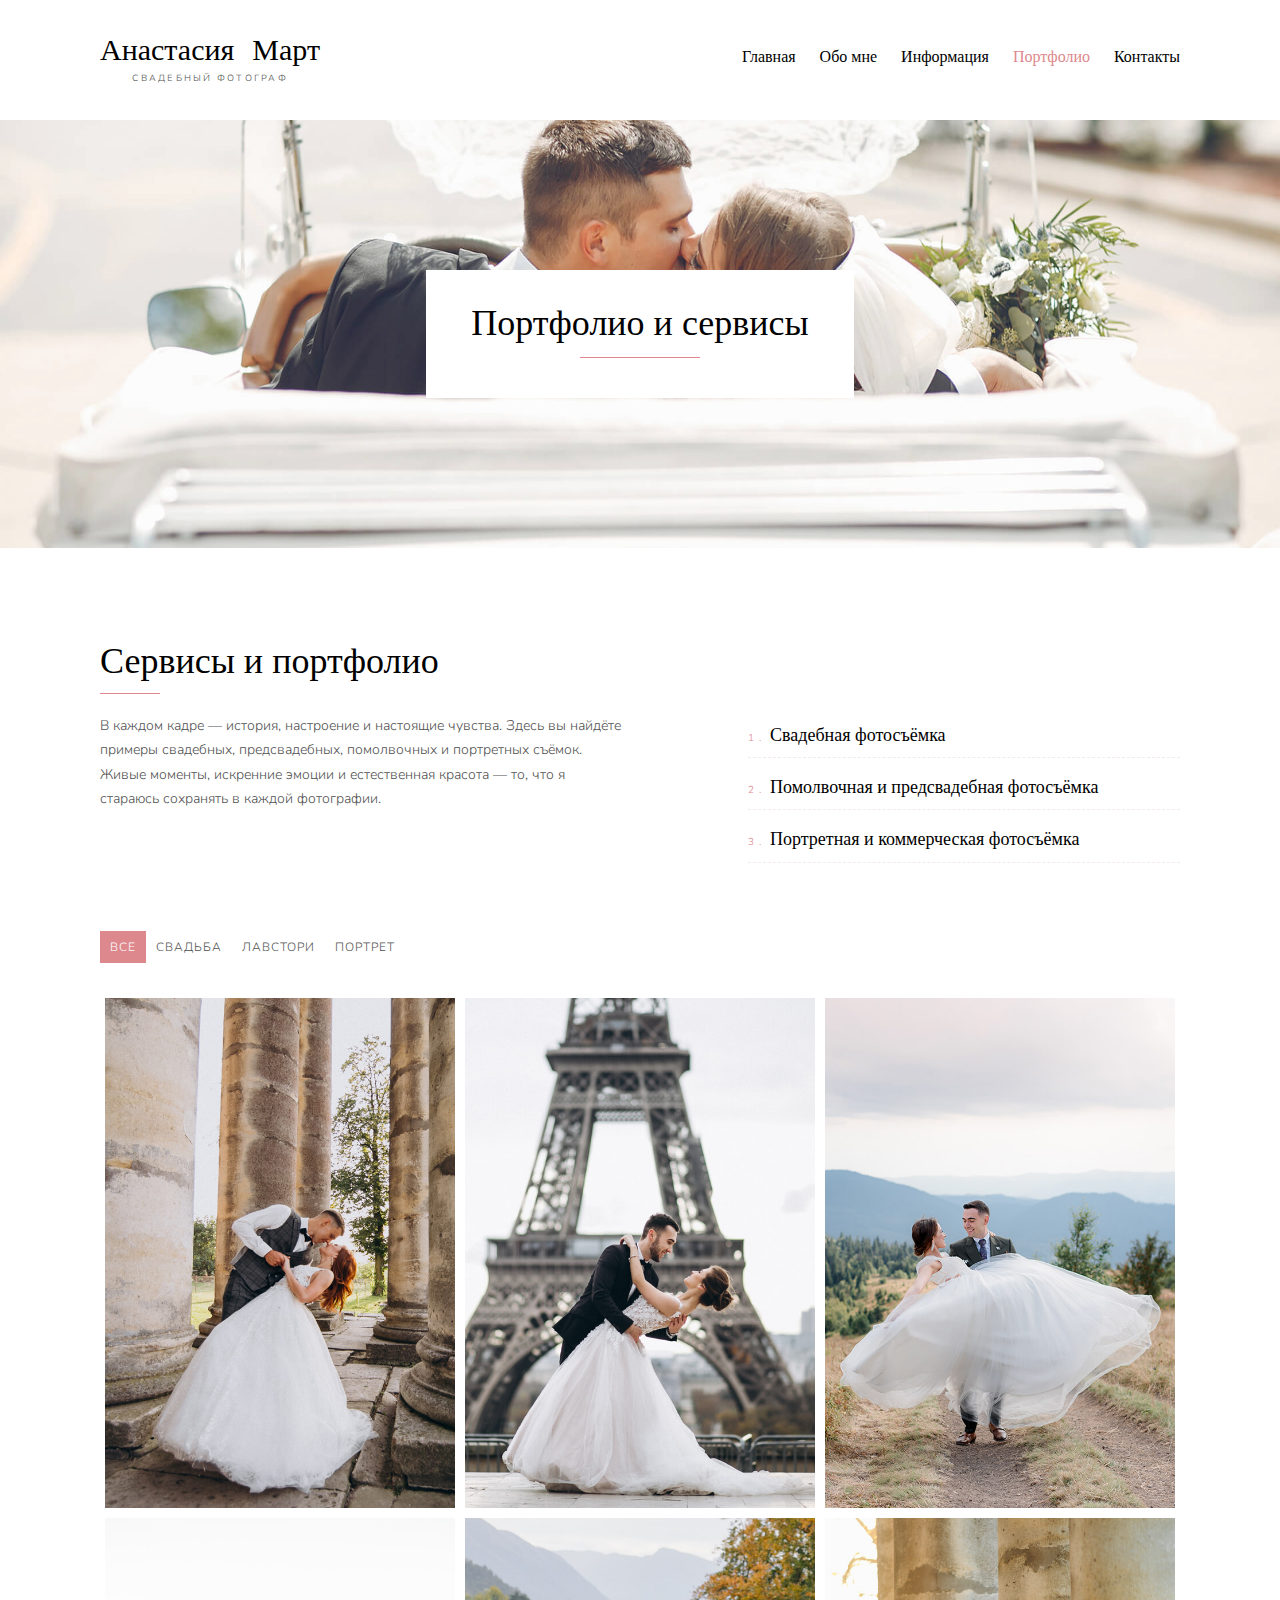
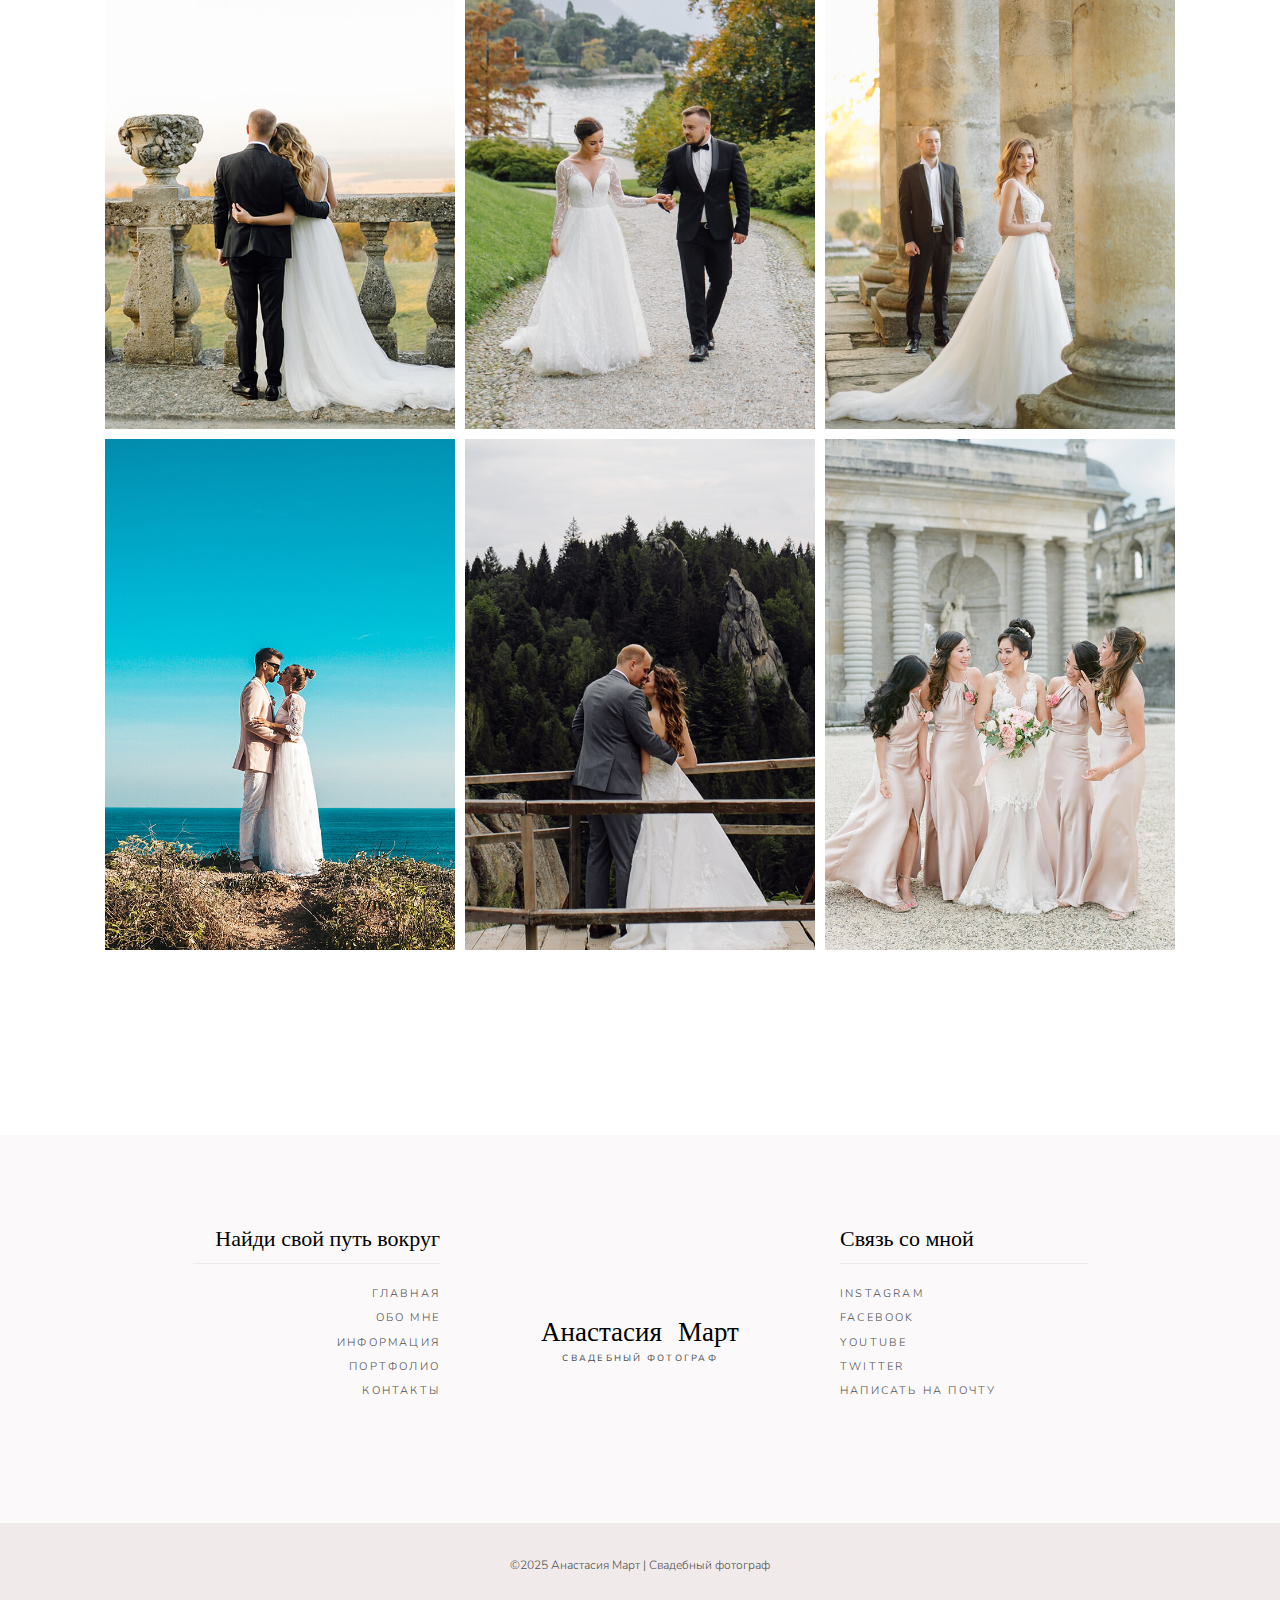
<file: portfolio.html>
<!DOCTYPE html>
<html lang="en">
<head>
    <meta charset="utf-8">
    <meta name="viewport" content="width=device-width, initial-scale=1">
    <link rel="icon" type="image/png" href="images/favicon.png" />
    <title>Анастасия Март | Свадебный фотограф</title>
    <link href="css/bootstrap.min.css" rel=stylesheet>
    <link href="css/themify-icons.css" rel="stylesheet">
    <link rel="stylesheet" href="https://cdn.jsdelivr.net/npm/swiper@11/swiper-bundle.min.css" />
    <link href="css/style.css" rel="stylesheet">
</head>
<body>
    <!-- Header -->
    <header>
        <div class="marta-header-navbar">
            <div class="container marta-navbar-container">
                <div class="marta-navigation-wrap bg-light marta-start-header start-style">
                    <div class="container">
                        <div class="row">
                            <div class="col-md-12">
                                <nav class="navbar navbar-expand-md navbar-light">
                                    <!-- Logo -->
                                    <a class="navbar-brand" href="index.html">
                                        <h2>Анастасия Март<span>Свадебный фотограф</span></h2>
                                    </a>
                                    <!-- Menu -->
                                    <button class="navbar-toggler" type="button" data-toggle="collapse" data-target="#navbarSupportedContent" aria-controls="navbarSupportedContent" aria-expanded="false" aria-label="Toggle navigation"> <span class="navbar-toggler-icon"></span> </button>
                                    <div class="collapse navbar-collapse" id="navbarSupportedContent">
                                        <ul class="navbar-nav ml-auto py-4 py-md-0">
                                            <li class="nav-item pl-4 pl-md-0 ml-0 ml-md-4"> <a class="nav-link" href="index.html">Главная</a></li>
                                            <li class="nav-item pl-4 pl-md-0 ml-0 ml-md-4"> <a class="nav-link" href="about.html">Обо мне</a></li>
                                            <li class="nav-item pl-4 pl-md-0 ml-0 ml-md-4"> <a class="nav-link" href="information.html">Информация</a></li>
                                            <li class="nav-item pl-4 pl-md-0 ml-0 ml-md-4 active"> <a class="nav-link" href="portfolio.html">Портфолио</a></li>
                                            <li class="nav-item pl-4 pl-md-0 ml-0 ml-md-4"> <a class="nav-link" href="contact.html">Контакты</a> </li>                                            
                                        </ul>
                                    </div>
                                </nav>
                            </div>
                        </div>
                    </div>
                </div>
            </div>
        </div>
    </header>

    <!-- Banner -->
    <div class="ready banner-padding bg-img" data-overlay-light="1" data-background="images/background_portfolio.jpg">
        <div class="container">
            <div class="row">
                <div class="col-md-12">
                    <div class="cat text-center animate-box fadeInUp animated" data-animate-effect="fadeInUp">                        
                        <h1>Портфолио и сервисы</h1>
                        <hr class="line line-hr-center">
                    </div>
                </div>
            </div>
        </div>
    </div>

    <!-- Services -->
    <div class="section-padding">
        <div class="container">
            <div class="row mb-60">
                <div class="col-md-12">
                    <h2>Сервисы и портфолио</h2>
                    <hr class="line line-hr-left">
                </div>
                <div class="col-md-6">
                    <p>В каждом кадре — история, настроение и настоящие чувства. Здесь вы найдёте примеры свадебных, предсвадебных, помолвочных и портретных съёмок. Живые моменты, искренние эмоции и естественная красота — то, что я стараюсь сохранять в каждой фотографии.</p>
                </div>
                <div class="col-md-5 offset-md-1">
                    <div class="exstra-services">
                        <h5><span>1.</span> Свадебная фотосъёмка</h5>
                        <h5><span>2.</span> Помолвочная и предсвадебная фотосъёмка</h5>
                        <h5><span>3.</span> Портретная и коммерческая фотосъёмка</h5>
                    </div>
                </div>
            </div>
            <!-- Portfolio Gallery -->
            <div class="marta-projects-gallery mb-90">
                <div class="row">
                    <div class="col-md-12">
                        <ul class="marta-gallery-toolbar">
                            <!-- Here you can change or add a new filter tab -->
                            <li class="marta-toolbar-item active" data-filter="all"><a href="portfolio.html#">все</a></li>
                            <li class="marta-toolbar-item" data-filter="wedding"><a href="portfolio.html#">Свадьба</a></li>
                            <li class="marta-toolbar-item" data-filter="lovestory"><a href="portfolio.html#">Лавстори</a></li>
                            <li class="marta-toolbar-item" data-filter="portrait"><a href="portfolio.html#">Портрет</a></li>
                        </ul>
                        <ul class="marta-gallery-items" data-columns="3">                        
                            <li class="marta-gallery-item lovestory">                                
                               <img src="images/portfolio_1.jpg" alt="">
                            </li>
                            <li class="marta-gallery-item wedding">
                                <img src="images/portfolio_2.jpg" alt="">
                            </li>
                            <li class="marta-gallery-item wedding">
                                <img src="images/portfolio_3.jpg" alt="">
                            </li>
                            <li class="marta-gallery-item lovestory">
                                <img src="images/portfolio_4.jpg" alt="">
                            </li>
                            <li class="marta-gallery-item wedding">
                                <img src="images/portfolio_5.jpg" alt="">
                            </li>
                            <li class="marta-gallery-item portrait">
                               <img src="images/portfolio_6.jpg" alt="">
                            </li>
                            <li class="marta-gallery-item portrait">
                               <img src="images/portfolio_7.jpg" alt="">
                            </li>
                            <li class="marta-gallery-item portrait">
                                <img src="images/portfolio_8.jpg" alt="">
                            </li>
                            <li class="marta-gallery-item lovestory">
                                <img src="images/portfolio_9.jpg" alt="">
                            </li>
                        </ul>
                    </div>
                </div>
            </div>
        
        </div>
    </div>
    <!-- Footer -->
    <footer class="footer-section">
        <div class="footer-top">
            <div class="container">
                <div class="row">
                    <div class="col-md-3 offset-md-1">
                        <div class="left-cont">
                            <h3>Найди свой путь вокруг</h3>
                            <hr class="line mb-30">
                            <ul>
                                <li><a href="index.html">Главная</a></li>
                                <li><a href="about.html">Обо мне</a></li>
                                <li><a href="information.html">Информация</a></li>
                                <li><a href="portfolio.html">Портфолио</a></li>
                                <li><a href="contact.html">Контакты</a></li>
                            </ul>
                        </div>
                    </div>
                    <div class="col-md-4 text-center">
                        <div class="center-cont">
                            <h2>Анастасия Март<span>Свадебный фотограф</span></h2>
                        </div>
                    </div>
                    <div class="col-md-3">
                        <div class="right-cont">
                            <h3>Связь со мной</h3>
                            <hr class="line mb-30">
                            <ul>
                                <li><a href="index.html#">Instagram</a></li>
                                <li><a href="index.html#">Facebook</a></li>
                                <li><a href="index.html#">YouTube</a></li>
                                <li><a href="index.html#">Twitter</a></li>
                                <li><a href="index.html#">Написать на почту</a></li>
                            </ul>
                        </div>
                    </div>
                </div>
            </div>
        </div>
        <div class="footer-bottom">
            <div class="container">
                <div class="row">
                    <div class="col-md-12">
                        <p><small>&copy;2025 Анастасия Март | Свадебный фотограф</small></p>
                    </div>
                </div>
            </div>
        </div>
    </footer>
    
    <!-- Js -->
    <script src="js/bootstrap.min.js"></script>
    <script src="https://cdn.jsdelivr.net/npm/swiper@11/swiper-bundle.min.js"></script>
    <script src="js/script.js"></script>
</body>
</html>
</file>
<file: css/themify-icons.css>
@font-face {
	font-family: 'themify';
	src:url('../fonts/themify.eot');
	src:url('../fonts/themify.eot?#iefix') format('embedded-opentype'),
		url('../fonts/themify.woff') format('woff'),
		url('../fonts/themify.ttf') format('truetype'),
		url('../fonts/themify.svg') format('svg');
	font-weight: normal;
	font-style: normal;
}

[class^="ti-"], [class*=" ti-"] {
	font-family: 'themify';
	speak: none;
	font-style: normal;
	font-weight: normal;
	font-variant: normal;
	text-transform: none;
	line-height: 1;

	/* Better Font Rendering =========== */
	-webkit-font-smoothing: antialiased;
	-moz-osx-font-smoothing: grayscale;
}

.ti-wand:before {
	content: "\e600";
}
.ti-volume:before {
	content: "\e601";
}
.ti-user:before {
	content: "\e602";
}
.ti-unlock:before {
	content: "\e603";
}
.ti-unlink:before {
	content: "\e604";
}
.ti-trash:before {
	content: "\e605";
}
.ti-thought:before {
	content: "\e606";
}
.ti-target:before {
	content: "\e607";
}
.ti-tag:before {
	content: "\e608";
}
.ti-tablet:before {
	content: "\e609";
}
.ti-star:before {
	content: "\e60a";
}
.ti-spray:before {
	content: "\e60b";
}
.ti-signal:before {
	content: "\e60c";
}
.ti-shopping-cart:before {
	content: "\e60d";
}
.ti-shopping-cart-full:before {
	content: "\e60e";
}
.ti-settings:before {
	content: "\e60f";
}
.ti-search:before {
	content: "\e610";
}
.ti-zoom-in:before {
	content: "\e611";
}
.ti-zoom-out:before {
	content: "\e612";
}
.ti-cut:before {
	content: "\e613";
}
.ti-ruler:before {
	content: "\e614";
}
.ti-ruler-pencil:before {
	content: "\e615";
}
.ti-ruler-alt:before {
	content: "\e616";
}
.ti-bookmark:before {
	content: "\e617";
}
.ti-bookmark-alt:before {
	content: "\e618";
}
.ti-reload:before {
	content: "\e619";
}
.ti-plus:before {
	content: "\e61a";
}
.ti-pin:before {
	content: "\e61b";
}
.ti-pencil:before {
	content: "\e61c";
}
.ti-pencil-alt:before {
	content: "\e61d";
}
.ti-paint-roller:before {
	content: "\e61e";
}
.ti-paint-bucket:before {
	content: "\e61f";
}
.ti-na:before {
	content: "\e620";
}
.ti-mobile:before {
	content: "\e621";
}
.ti-minus:before {
	content: "\e622";
}
.ti-medall:before {
	content: "\e623";
}
.ti-medall-alt:before {
	content: "\e624";
}
.ti-marker:before {
	content: "\e625";
}
.ti-marker-alt:before {
	content: "\e626";
}
.ti-arrow-up:before {
	content: "\e627";
}
.ti-arrow-right:before {
	content: "\e628";
}
.ti-arrow-left:before {
	content: "\e629";
}
.ti-arrow-down:before {
	content: "\e62a";
}
.ti-lock:before {
	content: "\e62b";
}
.ti-location-arrow:before {
	content: "\e62c";
}
.ti-link:before {
	content: "\e62d";
}
.ti-layout:before {
	content: "\e62e";
}
.ti-layers:before {
	content: "\e62f";
}
.ti-layers-alt:before {
	content: "\e630";
}
.ti-key:before {
	content: "\e631";
}
.ti-import:before {
	content: "\e632";
}
.ti-image:before {
	content: "\e633";
}
.ti-heart:before {
	content: "\e634";
}
.ti-heart-broken:before {
	content: "\e635";
}
.ti-hand-stop:before {
	content: "\e636";
}
.ti-hand-open:before {
	content: "\e637";
}
.ti-hand-drag:before {
	content: "\e638";
}
.ti-folder:before {
	content: "\e639";
}
.ti-flag:before {
	content: "\e63a";
}
.ti-flag-alt:before {
	content: "\e63b";
}
.ti-flag-alt-2:before {
	content: "\e63c";
}
.ti-eye:before {
	content: "\e63d";
}
.ti-export:before {
	content: "\e63e";
}
.ti-exchange-vertical:before {
	content: "\e63f";
}
.ti-desktop:before {
	content: "\e640";
}
.ti-cup:before {
	content: "\e641";
}
.ti-crown:before {
	content: "\e642";
}
.ti-comments:before {
	content: "\e643";
}
.ti-comment:before {
	content: "\e644";
}
.ti-comment-alt:before {
	content: "\e645";
}
.ti-close:before {
	content: "\e646";
}
.ti-clip:before {
	content: "\e647";
}
.ti-angle-up:before {
	content: "\e648";
}
.ti-angle-right:before {
	content: "\e649";
}
.ti-angle-left:before {
	content: "\e64a";
}
.ti-angle-down:before {
	content: "\e64b";
}
.ti-check:before {
	content: "\e64c";
}
.ti-check-box:before {
	content: "\e64d";
}
.ti-camera:before {
	content: "\e64e";
}
.ti-announcement:before {
	content: "\e64f";
}
.ti-brush:before {
	content: "\e650";
}
.ti-briefcase:before {
	content: "\e651";
}
.ti-bolt:before {
	content: "\e652";
}
.ti-bolt-alt:before {
	content: "\e653";
}
.ti-blackboard:before {
	content: "\e654";
}
.ti-bag:before {
	content: "\e655";
}
.ti-move:before {
	content: "\e656";
}
.ti-arrows-vertical:before {
	content: "\e657";
}
.ti-arrows-horizontal:before {
	content: "\e658";
}
.ti-fullscreen:before {
	content: "\e659";
}
.ti-arrow-top-right:before {
	content: "\e65a";
}
.ti-arrow-top-left:before {
	content: "\e65b";
}
.ti-arrow-circle-up:before {
	content: "\e65c";
}
.ti-arrow-circle-right:before {
	content: "\e65d";
}
.ti-arrow-circle-left:before {
	content: "\e65e";
}
.ti-arrow-circle-down:before {
	content: "\e65f";
}
.ti-angle-double-up:before {
	content: "\e660";
}
.ti-angle-double-right:before {
	content: "\e661";
}
.ti-angle-double-left:before {
	content: "\e662";
}
.ti-angle-double-down:before {
	content: "\e663";
}
.ti-zip:before {
	content: "\e664";
}
.ti-world:before {
	content: "\e665";
}
.ti-wheelchair:before {
	content: "\e666";
}
.ti-view-list:before {
	content: "\e667";
}
.ti-view-list-alt:before {
	content: "\e668";
}
.ti-view-grid:before {
	content: "\e669";
}
.ti-uppercase:before {
	content: "\e66a";
}
.ti-upload:before {
	content: "\e66b";
}
.ti-underline:before {
	content: "\e66c";
}
.ti-truck:before {
	content: "\e66d";
}
.ti-timer:before {
	content: "\e66e";
}
.ti-ticket:before {
	content: "\e66f";
}
.ti-thumb-up:before {
	content: "\e670";
}
.ti-thumb-down:before {
	content: "\e671";
}
.ti-text:before {
	content: "\e672";
}
.ti-stats-up:before {
	content: "\e673";
}
.ti-stats-down:before {
	content: "\e674";
}
.ti-split-v:before {
	content: "\e675";
}
.ti-split-h:before {
	content: "\e676";
}
.ti-smallcap:before {
	content: "\e677";
}
.ti-shine:before {
	content: "\e678";
}
.ti-shift-right:before {
	content: "\e679";
}
.ti-shift-left:before {
	content: "\e67a";
}
.ti-shield:before {
	content: "\e67b";
}
.ti-notepad:before {
	content: "\e67c";
}
.ti-server:before {
	content: "\e67d";
}
.ti-quote-right:before {
	content: "\e67e";
}
.ti-quote-left:before {
	content: "\e67f";
}
.ti-pulse:before {
	content: "\e680";
}
.ti-printer:before {
	content: "\e681";
}
.ti-power-off:before {
	content: "\e682";
}
.ti-plug:before {
	content: "\e683";
}
.ti-pie-chart:before {
	content: "\e684";
}
.ti-paragraph:before {
	content: "\e685";
}
.ti-panel:before {
	content: "\e686";
}
.ti-package:before {
	content: "\e687";
}
.ti-music:before {
	content: "\e688";
}
.ti-music-alt:before {
	content: "\e689";
}
.ti-mouse:before {
	content: "\e68a";
}
.ti-mouse-alt:before {
	content: "\e68b";
}
.ti-money:before {
	content: "\e68c";
}
.ti-microphone:before {
	content: "\e68d";
}
.ti-menu:before {
	content: "\e68e";
}
.ti-menu-alt:before {
	content: "\e68f";
}
.ti-map:before {
	content: "\e690";
}
.ti-map-alt:before {
	content: "\e691";
}
.ti-loop:before {
	content: "\e692";
}
.ti-location-pin:before {
	content: "\e693";
}
.ti-list:before {
	content: "\e694";
}
.ti-light-bulb:before {
	content: "\e695";
}
.ti-Italic:before {
	content: "\e696";
}
.ti-info:before {
	content: "\e697";
}
.ti-infinite:before {
	content: "\e698";
}
.ti-id-badge:before {
	content: "\e699";
}
.ti-hummer:before {
	content: "\e69a";
}
.ti-home:before {
	content: "\e69b";
}
.ti-help:before {
	content: "\e69c";
}
.ti-headphone:before {
	content: "\e69d";
}
.ti-harddrives:before {
	content: "\e69e";
}
.ti-harddrive:before {
	content: "\e69f";
}
.ti-gift:before {
	content: "\e6a0";
}
.ti-game:before {
	content: "\e6a1";
}
.ti-filter:before {
	content: "\e6a2";
}
.ti-files:before {
	content: "\e6a3";
}
.ti-file:before {
	content: "\e6a4";
}
.ti-eraser:before {
	content: "\e6a5";
}
.ti-envelope:before {
	content: "\e6a6";
}
.ti-download:before {
	content: "\e6a7";
}
.ti-direction:before {
	content: "\e6a8";
}
.ti-direction-alt:before {
	content: "\e6a9";
}
.ti-dashboard:before {
	content: "\e6aa";
}
.ti-control-stop:before {
	content: "\e6ab";
}
.ti-control-shuffle:before {
	content: "\e6ac";
}
.ti-control-play:before {
	content: "\e6ad";
}
.ti-control-pause:before {
	content: "\e6ae";
}
.ti-control-forward:before {
	content: "\e6af";
}
.ti-control-backward:before {
	content: "\e6b0";
}
.ti-cloud:before {
	content: "\e6b1";
}
.ti-cloud-up:before {
	content: "\e6b2";
}
.ti-cloud-down:before {
	content: "\e6b3";
}
.ti-clipboard:before {
	content: "\e6b4";
}
.ti-car:before {
	content: "\e6b5";
}
.ti-calendar:before {
	content: "\e6b6";
}
.ti-book:before {
	content: "\e6b7";
}
.ti-bell:before {
	content: "\e6b8";
}
.ti-basketball:before {
	content: "\e6b9";
}
.ti-bar-chart:before {
	content: "\e6ba";
}
.ti-bar-chart-alt:before {
	content: "\e6bb";
}
.ti-back-right:before {
	content: "\e6bc";
}
.ti-back-left:before {
	content: "\e6bd";
}
.ti-arrows-corner:before {
	content: "\e6be";
}
.ti-archive:before {
	content: "\e6bf";
}
.ti-anchor:before {
	content: "\e6c0";
}
.ti-align-right:before {
	content: "\e6c1";
}
.ti-align-left:before {
	content: "\e6c2";
}
.ti-align-justify:before {
	content: "\e6c3";
}
.ti-align-center:before {
	content: "\e6c4";
}
.ti-alert:before {
	content: "\e6c5";
}
.ti-alarm-clock:before {
	content: "\e6c6";
}
.ti-agenda:before {
	content: "\e6c7";
}
.ti-write:before {
	content: "\e6c8";
}
.ti-window:before {
	content: "\e6c9";
}
.ti-widgetized:before {
	content: "\e6ca";
}
.ti-widget:before {
	content: "\e6cb";
}
.ti-widget-alt:before {
	content: "\e6cc";
}
.ti-wallet:before {
	content: "\e6cd";
}
.ti-video-clapper:before {
	content: "\e6ce";
}
.ti-video-camera:before {
	content: "\e6cf";
}
.ti-vector:before {
	content: "\e6d0";
}
.ti-themify-logo:before {
	content: "\e6d1";
}
.ti-themify-favicon:before {
	content: "\e6d2";
}
.ti-themify-favicon-alt:before {
	content: "\e6d3";
}
.ti-support:before {
	content: "\e6d4";
}
.ti-stamp:before {
	content: "\e6d5";
}
.ti-split-v-alt:before {
	content: "\e6d6";
}
.ti-slice:before {
	content: "\e6d7";
}
.ti-shortcode:before {
	content: "\e6d8";
}
.ti-shift-right-alt:before {
	content: "\e6d9";
}
.ti-shift-left-alt:before {
	content: "\e6da";
}
.ti-ruler-alt-2:before {
	content: "\e6db";
}
.ti-receipt:before {
	content: "\e6dc";
}
.ti-pin2:before {
	content: "\e6dd";
}
.ti-pin-alt:before {
	content: "\e6de";
}
.ti-pencil-alt2:before {
	content: "\e6df";
}
.ti-palette:before {
	content: "\e6e0";
}
.ti-more:before {
	content: "\e6e1";
}
.ti-more-alt:before {
	content: "\e6e2";
}
.ti-microphone-alt:before {
	content: "\e6e3";
}
.ti-magnet:before {
	content: "\e6e4";
}
.ti-line-double:before {
	content: "\e6e5";
}
.ti-line-dotted:before {
	content: "\e6e6";
}
.ti-line-dashed:before {
	content: "\e6e7";
}
.ti-layout-width-full:before {
	content: "\e6e8";
}
.ti-layout-width-default:before {
	content: "\e6e9";
}
.ti-layout-width-default-alt:before {
	content: "\e6ea";
}
.ti-layout-tab:before {
	content: "\e6eb";
}
.ti-layout-tab-window:before {
	content: "\e6ec";
}
.ti-layout-tab-v:before {
	content: "\e6ed";
}
.ti-layout-tab-min:before {
	content: "\e6ee";
}
.ti-layout-slider:before {
	content: "\e6ef";
}
.ti-layout-slider-alt:before {
	content: "\e6f0";
}
.ti-layout-sidebar-right:before {
	content: "\e6f1";
}
.ti-layout-sidebar-none:before {
	content: "\e6f2";
}
.ti-layout-sidebar-left:before {
	content: "\e6f3";
}
.ti-layout-placeholder:before {
	content: "\e6f4";
}
.ti-layout-menu:before {
	content: "\e6f5";
}
.ti-layout-menu-v:before {
	content: "\e6f6";
}
.ti-layout-menu-separated:before {
	content: "\e6f7";
}
.ti-layout-menu-full:before {
	content: "\e6f8";
}
.ti-layout-media-right-alt:before {
	content: "\e6f9";
}
.ti-layout-media-right:before {
	content: "\e6fa";
}
.ti-layout-media-overlay:before {
	content: "\e6fb";
}
.ti-layout-media-overlay-alt:before {
	content: "\e6fc";
}
.ti-layout-media-overlay-alt-2:before {
	content: "\e6fd";
}
.ti-layout-media-left-alt:before {
	content: "\e6fe";
}
.ti-layout-media-left:before {
	content: "\e6ff";
}
.ti-layout-media-center-alt:before {
	content: "\e700";
}
.ti-layout-media-center:before {
	content: "\e701";
}
.ti-layout-list-thumb:before {
	content: "\e702";
}
.ti-layout-list-thumb-alt:before {
	content: "\e703";
}
.ti-layout-list-post:before {
	content: "\e704";
}
.ti-layout-list-large-image:before {
	content: "\e705";
}
.ti-layout-line-solid:before {
	content: "\e706";
}
.ti-layout-grid4:before {
	content: "\e707";
}
.ti-layout-grid3:before {
	content: "\e708";
}
.ti-layout-grid2:before {
	content: "\e709";
}
.ti-layout-grid2-thumb:before {
	content: "\e70a";
}
.ti-layout-cta-right:before {
	content: "\e70b";
}
.ti-layout-cta-left:before {
	content: "\e70c";
}
.ti-layout-cta-center:before {
	content: "\e70d";
}
.ti-layout-cta-btn-right:before {
	content: "\e70e";
}
.ti-layout-cta-btn-left:before {
	content: "\e70f";
}
.ti-layout-column4:before {
	content: "\e710";
}
.ti-layout-column3:before {
	content: "\e711";
}
.ti-layout-column2:before {
	content: "\e712";
}
.ti-layout-accordion-separated:before {
	content: "\e713";
}
.ti-layout-accordion-merged:before {
	content: "\e714";
}
.ti-layout-accordion-list:before {
	content: "\e715";
}
.ti-ink-pen:before {
	content: "\e716";
}
.ti-info-alt:before {
	content: "\e717";
}
.ti-help-alt:before {
	content: "\e718";
}
.ti-headphone-alt:before {
	content: "\e719";
}
.ti-hand-point-up:before {
	content: "\e71a";
}
.ti-hand-point-right:before {
	content: "\e71b";
}
.ti-hand-point-left:before {
	content: "\e71c";
}
.ti-hand-point-down:before {
	content: "\e71d";
}
.ti-gallery:before {
	content: "\e71e";
}
.ti-face-smile:before {
	content: "\e71f";
}
.ti-face-sad:before {
	content: "\e720";
}
.ti-credit-card:before {
	content: "\e721";
}
.ti-control-skip-forward:before {
	content: "\e722";
}
.ti-control-skip-backward:before {
	content: "\e723";
}
.ti-control-record:before {
	content: "\e724";
}
.ti-control-eject:before {
	content: "\e725";
}
.ti-comments-smiley:before {
	content: "\e726";
}
.ti-brush-alt:before {
	content: "\e727";
}
.ti-youtube:before {
	content: "\e728";
}
.ti-vimeo:before {
	content: "\e729";
}
.ti-twitter:before {
	content: "\e72a";
}
.ti-time:before {
	content: "\e72b";
}
.ti-tumblr:before {
	content: "\e72c";
}
.ti-skype:before {
	content: "\e72d";
}
.ti-share:before {
	content: "\e72e";
}
.ti-share-alt:before {
	content: "\e72f";
}
.ti-rocket:before {
	content: "\e730";
}
.ti-pinterest:before {
	content: "\e731";
}
.ti-new-window:before {
	content: "\e732";
}
.ti-microsoft:before {
	content: "\e733";
}
.ti-list-ol:before {
	content: "\e734";
}
.ti-linkedin:before {
	content: "\e735";
}
.ti-layout-sidebar-2:before {
	content: "\e736";
}
.ti-layout-grid4-alt:before {
	content: "\e737";
}
.ti-layout-grid3-alt:before {
	content: "\e738";
}
.ti-layout-grid2-alt:before {
	content: "\e739";
}
.ti-layout-column4-alt:before {
	content: "\e73a";
}
.ti-layout-column3-alt:before {
	content: "\e73b";
}
.ti-layout-column2-alt:before {
	content: "\e73c";
}
.ti-instagram:before {
	content: "\e73d";
}
.ti-google:before {
	content: "\e73e";
}
.ti-github:before {
	content: "\e73f";
}
.ti-flickr:before {
	content: "\e740";
}
.ti-facebook:before {
	content: "\e741";
}
.ti-dropbox:before {
	content: "\e742";
}
.ti-dribbble:before {
	content: "\e743";
}
.ti-apple:before {
	content: "\e744";
}
.ti-android:before {
	content: "\e745";
}
.ti-save:before {
	content: "\e746";
}
.ti-save-alt:before {
	content: "\e747";
}
.ti-yahoo:before {
	content: "\e748";
}
.ti-wordpress:before {
	content: "\e749";
}
.ti-vimeo-alt:before {
	content: "\e74a";
}
.ti-twitter-alt:before {
	content: "\e74b";
}
.ti-tumblr-alt:before {
	content: "\e74c";
}
.ti-trello:before {
	content: "\e74d";
}
.ti-stack-overflow:before {
	content: "\e74e";
}
.ti-soundcloud:before {
	content: "\e74f";
}
.ti-sharethis:before {
	content: "\e750";
}
.ti-sharethis-alt:before {
	content: "\e751";
}
.ti-reddit:before {
	content: "\e752";
}
.ti-pinterest-alt:before {
	content: "\e753";
}
.ti-microsoft-alt:before {
	content: "\e754";
}
.ti-linux:before {
	content: "\e755";
}
.ti-jsfiddle:before {
	content: "\e756";
}
.ti-joomla:before {
	content: "\e757";
}
.ti-html5:before {
	content: "\e758";
}
.ti-flickr-alt:before {
	content: "\e759";
}
.ti-email:before {
	content: "\e75a";
}
.ti-drupal:before {
	content: "\e75b";
}
.ti-dropbox-alt:before {
	content: "\e75c";
}
.ti-css3:before {
	content: "\e75d";
}
.ti-rss:before {
	content: "\e75e";
}
.ti-rss-alt:before {
	content: "\e75f";
}
</file>
<file: css/style.css>
/*------------------------------------------------------------------
[Оглавление]
01. Настройки шрифтов
02. Стиль по умолчанию
03. Стиль баннеров и разделов
04. Стиль строк
05. Стиль навигации
06. Стиль слайдера главной страницы
07. Стиль информации
08. Стиль отзывов
09. Стиль дат поездок
10. Стиль галереи
11. Стиль последних свадеб
12. Стиль цен
13. Стиль часто задаваемых вопросов
14. Стиль контактов
18. Кнопка вверху
15. Стиль нижнего колонтитула
16. Стиль кнопок
17. Наложение эффекта на изображение в формате Bg  
18. Медиа-запрос

-------------------------------------------------------------------*/

/* ======= 1. Настройки шрифтов ======= */
@import url('https://fonts.googleapis.com/css2?family=Nunito+Sans:ital,wght@0,300;0,400;0,600;0,700;1,300;1,400;1,600;1,700&family=Old+Standard+TT:ital,wght@0,400;0,700;1,400&display=swap');
@font-face{font-family:Paris Script;src:url('../fonts/parisscript-regular.woff');}

/* ======= 2. Стиль по умолчанию ======= */
body {
    color: #505050;
    line-height: 1.75;
    font-size: 14px;
    font-family: 'Nunito Sans', sans-serif;
    font-weight: 300;
}
/*** typography ***/
/* headings */
h1 {
    font-size: 40px;
    line-height: 1.3em;
    font-weight: 400;
    font-family: 'Old Standard TT', serif;
    color: #000;
}
h2,
h3,
h4,
h5,
h6 {
    line-height: 1.3;
    font-weight: 400;
    font-family: 'Old Standard TT', serif;
    color: #000;
}
/* paragraph */
p {
    margin: 0 0 15px;
    color: #505050;
    line-height: 1.75;
    
    font-size: 14px;
    font-family: 'Nunito Sans', sans-serif;
    font-weight: 300;
}
i {
    font-family: 'Old Standard TT', serif;
    font-style: italic;
    font-size: 15px;
    color: #000;
}
b,
strong {
    font-family: 'Old Standard TT', serif;
    font-weight: 400;
    color: #000;
}
a {
    color: #000;
}
a:hover {
    text-decoration: none;
    color: #000;
}
a:link {
    text-decoration: none;
}
a:focus {
    outline: none;
}
img {
    width: 100%;
    height: auto;
}
img {
    -webkit-transition: all 0.5s;
    -o-transition: all 0.5s;
    transition: all 0.5s;
    color: #000;
}
.small, small {
    font-size: 75%;
    font-weight: 400;
}
.container {
    padding-right: 30px;
    padding-left: 30px;
}
/* important */
.js .animate-box {
    opacity: 0;
}
.o-hidden {
    overflow: hidden;
}
.pos-re {
    position: relative;
}
.full-width {
    width: 100% !important;
}
.bg-img {
    background-size: cover;
    background-repeat: no-repeat;
}
.bg-fixed {
    background-attachment: fixed;
}
.v-middle {
    position: absolute;
    width: 100%;
    top: 50%;
    left: 0;
    -webkit-transform: translate(0%, -50%);
    transform: translate(0%, -50%);
}
.valign {
    display: -webkit-box;
    display: -ms-flexbox;
    display: flex;
    -webkit-box-align: center;
    -ms-flex-align: center;
    align-items: center;
}
.bg-gray {
   background: rgba(251,249,249,1);
}
.bg-white {
    background: #FFF;
}
/* margin padding */
.mt-30 {
    margin-top: 30px;
}
.mt-60 {
    margin-top: 60px;
}
.mt-100 {
    margin-top: 100px;
}
.mb-30 {
    margin-bottom: 30px;
}
.mb-60 {
    margin-bottom: 60px;
}
.mb-90 {
    margin-bottom: 90px;
}
.mb-100 {
    margin-bottom: 100px;
}
.pt-120 {
    padding-top: 120px;
}
/* lists */
ul {
    list-style-type: none;
}
/* text field */
button,
input,
optgroup,
select,
textarea {
   font-family: 'Nunito Sans', sans-serif;
}
input[type="password"]:focus,
input[type="email"]:focus,
input[type="text"]:focus,
input[type="file"]:focus,
input[type="radio"]:focus,
input[type="checkbox"]:focus,
textarea:focus {
    outline: none;
}
input[type="password"],
input[type="email"],
input[type="text"],
input[type="file"],
textarea {
    max-width: 100%;
    margin-bottom: 12px;
    padding: 12px 8px 8px;
    height: auto;
    background-color: transparent;
    -webkit-box-shadow: none;
    box-shadow: none;
    border-width: 0 0 1px;
    border-style: solid;
    display: block;
    width: 100%;
    color: #505050;
    background-image: none;
    border-bottom: 1px solid #ececec;
    border-color: ease-in-out .15s, box-shadow ease-in-out .15s;
    line-height: 1.75;
    font-size: 14px;
    font-family: 'Nunito Sans', sans-serif;
    font-weight: 300;
}
input:focus,
textarea:focus {
    border-bottom-width: 1px;
    border-color: #dd888d;
}
input[type="submit"],
input[type="reset"],
input[type="button"],
button {
    text-shadow: none;
    padding: 10px 20px;
    -webkit-box-shadow: none;
    box-shadow: none;
    line-height: 1.75em;
    font-weight: 400;
    font-family: 'Nunito Sans', sans-serif;
    border-style: solid;
    color: #fff;
    border-width: 0;
    -webkit-transition: background-color .15s ease-out;
    transition: background-color .15s ease-out;
    background-color: #000;
    margin: 3px 0;
}
input[type="submit"]:hover,
input[type="reset"]:hover,
input[type="button"]:hover,
button:hover {
    background-color: #000;
}
select {
    padding: 10px;
    border-radius: 5px;
}
th,
tr,
td {
    padding: 10px 0;
}

input[type="radio"],
input[type="checkbox"] {
    display: inline;
}


/* for contact form */
.alert-success {
    background: transparent;
    color: #505050;
    border: 1px solid #dd888d;
    border-radius: 0px;
}
/* placeholder */
::-webkit-input-placeholder {
    color: #505050;
    line-height: 1.75;
    font-size: 14px;
    font-family: 'Nunito Sans', sans-serif;
    font-weight: 300;
}
:-moz-placeholder {
    color: #505050;
}
::-moz-placeholder {
    color: #505050;
    opacity: 1;
}
:-ms-input-placeholder {
    color: #505050;
}


/* ======= 3. Banner & Section ======= */
.banner-padding {
    margin-top: 120px;
    padding: 150px 0;
    background-position: center center;
}
.banner-full-padding {
    padding: 90px 0 60px 0;
    height: 120vh;
    background-position: center center;
}
.banner-full-padding h6 {
    color: #000;
    font-size: 24px;
    text-align: center;
    font-family: 'Old Standard TT', serif;
    font-weight: 400;
    line-height: 1em;
}
.banner-padding .cat {
    background: #fff;
    color: #dd888d;
    padding: 30px 45px;
    width: fit-content;
    margin: 0 auto;
}
.banner-padding h1 {
    font-size: 36px;
    line-height: 1.3em;
    font-weight: 400;
    font-family: 'Old Standard TT', serif;
    color: #000;
    margin-bottom: 0;
}
.banner-padding span {
    font-family: 'Paris Script';
    font-weight: 400;
    font-style: normal;
    font-size: 24px;
    color: #000;
    margin-bottom: 0;
}
.section-padding {
    position: relative;
    padding: 90px 0;
}
.section-padding h1 {
    color: #dd888d;
    letter-spacing: 0.1em;
    font-size: 45px;
    text-align: left;
    font-family: 'Old Standard TT';
    font-weight: 400;
    text-transform: uppercase;
}
.section-padding h2 {
    color: #000;
    text-transform: none;
    font-size: 36px;
    font-family: 'Old Standard TT', serif;
    font-weight: 400;
}
.section-padding h5 {
    color: #000;
    text-transform: none;
    font-size: 20px;
    font-family: 'Old Standard TT', serif;
    font-weight: 400;
}
.section-padding span {
    color: #dd888d;
    font-size: 10px;
    font-family: 'Nunito Sans', sans-serif;
    font-weight: 300;
    font-style: normal;
    text-transform: uppercase;
    letter-spacing: 0.5em;
}
/* line css */
.line-one {
    -webkit-box-flex: 1;
    flex: 1 0;
    height: 1px;
    background-color: #dd888d;
    display: -webkit-box;
    display: flex;
    margin-top: 13px;
}
@media (max-width: 768px) {
    .line-one { display: none; }
}


/* ======= 4. Line style ======= */
hr {
    margin-top: 10px;
    margin-bottom: 10px;
}
.line-hr-center {
    width: 120px;
    border-top: 1px solid #dd888d;
}
.line-hr-primary {
    width: 100%;
    border-top: 1px solid #dd888d;
}
.line-hr-left {
    width: 60px;
    border-top: 1px solid #dd888d;
    margin: 0 0 20px 0;
}
.line-hr-right {
    width: 60px;
    border-top: 1px solid #dd888d;
    margin: 0 0 20px 0;
}
.line-vr-section {
    position: relative;
    margin: -25px auto;
    border: 0;
    border-left: 1px solid;
    border-color: #dd888d;
    width: 1px;
    height: 50px;
    z-index: 10;
}


/* ======= 5. Navigation style ======= */
.marta-header-navbar {
    padding: 0;
}
.marta-start-header {
    opacity: 1;
    transform: translateY(0);
    padding: 25px 0;
}
.marta-start-header.scroll-on {
    padding: 15px 0;
    -webkit-transition: height .2s ease-out;
    transition: height .2s ease-out;
    box-shadow: 0 0 50px 0 rgba(0, 0, 0, 0.1);
}
.marta-start-header.scroll-on .navbar-brand img {
    height: 40px;
    -webkit-transition: all 0.3s ease-out;
    transition: all 0.3s ease-out;
}
.marta-start-header.scroll-on .navbar-brand h2 {
    font-family: 'Paris Script';
    font-weight: 400;
    font-style: normal;
    font-size: 24px;
    color: #000;
    line-height: 1.4;
    margin-bottom: 0;
}
.marta-start-header.scroll-on .navbar-brand span {
    display: block;
    color: #505050;
    text-transform: uppercase;
    letter-spacing: 0.25em;
    font-size: 8px;
    font-family: 'Nunito Sans', sans-serif;
    font-weight: 400;
    font-style: normal;
    text-align: center;
}
.marta-navigation-wrap {
    position: fixed;
    width: 100%;
    top: 0;
    left: 0;
    z-index: 1000;
    -webkit-transition: all 0.3s ease-out;
    transition: all 0.3s ease-out;
}
.navbar {
    padding: 0;
}
.navbar-brand img {
    height: 55px;
    width: auto;
    display: block;
    -webkit-transition: all 0.3s ease-out;
    transition: all 0.3s ease-out;
}
.navbar-brand h2 {
    font-family: 'Paris Script';
    font-weight: 400;
    font-style: normal;
    font-size: 30px;
    color: #000;
    line-height: 1.4;
    margin-bottom: 0;
}
.navbar-brand span {
    display: block;
    color: #505050;
    text-transform: uppercase;
    letter-spacing: 0.25em;
    font-size: 9px;
    font-family: 'Nunito Sans', sans-serif;
    font-weight: 300;
    font-style: normal;
    text-align: center;
}
.navbar-toggler {
    float: right;
    border: none;
    padding-right: 0;
}
.navbar-toggler:active,
.navbar-toggler:focus {
    outline: none;
}
.navbar-light .navbar-toggler:hover {
    background: transparent;
}
.navbar-light .navbar-toggler-icon {
    width: 24px;
    height: 16px;
    background-image: none;
    position: relative;
/*    border-bottom: 1px solid #000;*/
    transition: all 300ms linear;
}
.navbar-light .navbar-toggler-icon:after,
.navbar-light .navbar-toggler-icon:before {
    width: 24px;
    position: absolute;
    height: 1px;
    background-color: #000;
    top: 1px;
    left: 0;
    content: '';
    z-index: 2;
    transition: all 300ms linear;
}
.navbar-light .navbar-toggler-icon:after {
    top: 9px;
}
.navbar-toggler[aria-expanded="true"] .navbar-toggler-icon:after {
    transform: rotate(45deg);
}
.navbar-toggler[aria-expanded="true"] .navbar-toggler-icon:before {
    transform: translateY(8px) rotate(-45deg);
}
.navbar-toggler[aria-expanded="true"] .navbar-toggler-icon {
    border-color: transparent;
}
.nav-link {
    transition: all 200ms linear;
}
.nav-item:hover .nav-link {
    color: #dd888d !important;
}
.nav-item.active .nav-link {
    color: #dd888d;
    font-weight: 400;
}
.navbar-light .navbar-nav .nav-link {
    color: #000;
    font-size: 16px;
    font-family: 'Old Standard TT', serif;
    font-weight: 400;
    text-wrap: nowrap;
}
.nav-link {
    position: relative;
    padding: 5px 0 !important;
    display: inline-block;
}
.nav-item:after {
    position: absolute;
    bottom: -5px;
    left: 0;
    width: 100%;
    height: 1px;
    content: '';
    background-color: #dd888d;
    opacity: 0;
    transition: all 200ms linear;
}
.nav-item:hover:after {
    bottom: 0;
    opacity: 1;
}
.nav-item {
    position: relative;
    transition: all 200ms linear;
}
.navbar-light .navbar-nav .active > .nav-link,
.navbar-light .navbar-nav .nav-link.active,
.navbar-light .navbar-nav .nav-link.show,
.navbar-light .navbar-nav .show > .nav-link {
    color: #dd888d;
}
/* Dropdown style */
.bg-light {
    background-color: #fff !important;
}
.nav-item .dropdown-menu {
    transform: translate3d(0, 10px, 0);
    visibility: hidden;
    opacity: 0;
    max-height: 0;
    display: block;
    padding: 0;
    margin: 0;
    transition: all 200ms linear;
}
.nav-item.show .dropdown-menu {
    opacity: 1;
    visibility: visible;
    max-height: 999px;
    transform: translate3d(0, 0px, 0);
}
.dropdown-menu {
    color: #000;
    font-size: 16px;
    font-family: 'Old Standard TT', serif;
    font-weight: 400;
    padding: 10px !important;
    margin: 0;
    background-color: #fff;
    border: none;
    box-shadow: 0 5px 10px 0 rgba(0, 0, 0, 0.1);
    transition: all 200ms linear;
    
}
.dropdown-toggle::after {
    display: none;
}
.dropdown-item {
    color: #000;
    letter-spacing: 1px;
    font-size: 14px;
    font-weight: 400;
    text-transform: uppercase;
    padding: 7px 15px;
    transition: all 200ms linear;
}
.dropdown-item:hover,
.dropdown-item:focus {
    color: #dd888d;
    background-color: rgba(255, 255, 255);
}
.ti-angle-down {
    font-size: 11px;
}
@media (max-width: 767px) {
    .nav-item:after {
        display: none;
    }
    .dropdown-menu {
        padding: 0 !important;
        background-color: transparent;
        box-shadow: none;
        transition: all 200ms linear;
    }
    .dropdown-toggle[aria-expanded="true"] + .dropdown-menu {
        margin-top: 5px !important;
        margin-bottom: 15px !important;
    }
}
#navbarSupportedContent {
  display: none;       /* Скрываем меню по умолчанию */
  transition: all 0.3s ease;
}

#navbarSupportedContent.show {
  display: block;      /* Показываем меню при наличии класса show */
}


 /* ======= 6. Homepage slider ======= */
.marta-homepage-slider {
  padding-top: 110px;
}

.swiper {
  width: 100%;
  height: 100%;
}

.marta-slider-item {
  position: relative;
}

.marta-slider-img {
  width: 100%;
  height: auto;
  display: block;
}

.swiper-button-next,
.swiper-button-prev {
  color: #fff;
}

.swiper-pagination-bullet {
  background: #fff;
}



/* ======= 7. About style ======= */
.marta-about-img img:hover {
    transform: scale(0.95);
}
.marta-about-img {
    position: relative;
}
.marta-about-img .img {
        padding: 0 15px 15px 0px;
    position: relative;
}
.marta-about-img .img img {
    position: relative;
    z-index: 2;
}
.marta-about-img .img:before {
    content: '';
    position: absolute;
    top: 15px;
    right: 0;
    left: 15px;
    bottom: 0;
    border: 1px solid #dd888d;
}
.small-title {
    color: #dd888d;
    margin: 5px 0;
    font-size: 11px;
    text-transform: uppercase;
    font-family: 'Old Standard TT', serif;
    font-weight: 400;
    letter-spacing: 5px;
}
.signature {
    font-family: 'Paris Script';
    font-size: 24px;
    color: #000;
    margin-bottom: 20px;
    text-align: left;
}



/* =======  8. Testimonials style  ======= */
.testimonials .section-head {
    text-align: left;
    margin-bottom: 0;
    z-index: 1;
}
.testimonials .item-box {
    background: #fff;
    padding: 60px;
    position: relative;
}

.testimonials .item-box h3 {
    font-size: 22px;
    color: #000;
    margin-bottom: 30px;
}
.testimonials .item-box .info {
    text-align: left;
    margin: 15px 0 5px 0;
}
.testimonials .item-box .info .author-img {
    width: 60px;
    height: 60px;
    border-radius: 50%;
    float: left;
    overflow: hidden;
}
.testimonials .item-box .info .cont {
    margin-left: 75px;
}
.testimonials .item-box .info h6 {
    color: #000;
    margin-bottom: 0px;
    line-height: 1.2em;
    text-transform: uppercase;
    font-family: 'Nunito Sans', sans-serif;
    letter-spacing: 0.3em;
    font-size: 11px;
    font-weight: 400;
}
.testimonials .item-box .info span {
    font-size: 17px;
    font-weight: 400;
    color: #505050;
    margin-right: 5px;
    font-style: italic;
}
.testimonials .item-box .info .rate {
    float: right;
}
.testimonials .item-box .info i {
    color: #dd888d;
    font-size: 10px;
}
.testimonials .owl-theme .owl-nav {
    position: absolute;
    left: -10%;
    bottom: 40px;
    margin-top: 0;
}

/* Пагинация (точки) */
.testimonials .swiper-pagination-bullet {
    background: #A2783A80;
    opacity: 0.4;
    width: 5px;
    height: 5px;
    margin: 0 3px !important;
    transition: opacity 0.3s ease;
}

.testimonials .swiper-pagination-bullet-active {
    opacity: 1;
    background: #505050;
}
.testimonials-swiper {
  width: 100%;
 height: auto; /
}
.swiper-slide {
  height: auto !important;
}




/* ======= 9. Travel Dates style ======= */
.travel-dates-table{
    width: 100%;
    text-align: center;
}
.travel-dates-table h6 {
    color: #000;
    margin-bottom: 0;
    letter-spacing: 0.25em;
    text-transform: uppercase;
    font-size: 12px;
    font-family: 'Nunito Sans', sans-serif;
    font-weight: 400;
    text-align: right;
    padding-right: 20px;
}
.travel-dates-table p {
    font-family: 'Paris Script';
    letter-spacing: 0;
    font-size: 17px;
    color: #000;
    margin-bottom: 4px;
    text-align: left;
    padding-left: 20px;
}
.travel-dates-table span {
    color: #505050;
    margin-bottom: 4px;
    letter-spacing: 0.25em;
    text-transform: uppercase;
    font-size: 8px;
    font-family: 'Nunito Sans', sans-serif;
    font-weight: 400;
    text-align: right;
}
.travel-dates-table tr {
    padding: 10px;
        border-bottom: 1px solid #dd888d;
}
.travel-dates-table tr:last-child {
    padding: 10px;
    border-bottom: 0px solid #dd888d;
}
.travel-dates-table tr td.vr{
    position: absolute;
    margin: 0;
    border: 0;
    border-left: 1px solid;
    border-color: #dd888d;
    width: 1px;
    height: 100%;
    z-index: 10;
    top: -2px;
}
.travel-dates-table tr td.hr{
width: 100px;
    border-top: 1px solid #dd888d;
    margin: 0 0 20px 0;
}
.childtravel-dates-table{
    width: 100%;
}
.childtravel-dates-table tr:last-child td{
    border: none;
}


/* ======= 10. Gallery style ======= */
.gallery-item {
    position: relative;
    margin: 0;
    padding: 5px;
}
.gallery-box {
    overflow: hidden;
    position: relative;
}
.gallery-box .gallery-img {
    position: relative;
    overflow: hidden;
}
.gallery-box .gallery-img:after {
    content: " ";
    display: block;
    width: 100%;
    height: 100%;
    position: absolute;
    top: 0;
    left: 0;
    transition: all 0.27s cubic-bezier(0.3, 0.1, 0.58, 1);
}
.gallery-box .gallery-img > img {
    transition: all 0.3s cubic-bezier(0.3, 0.1, 0.58, 1);
    border-radius: 0;
}
.gallery-box .gallery-detail {
    opacity: 0;
    color: #ffffff;
    width: 100%;
    padding: 20px;
    box-sizing: border-box;
    position: absolute;
    left: 0;
    overflow: hidden;
    transition: all 0.27s cubic-bezier(0.3, 0.1, 0.58, 1);
}
.gallery-box .gallery-detail h4 {
    font-size: 18px;
}
.gallery-box .gallery-detail p {
    color: rgba(255, 255, 255, 0.6);
    font-size: 15px;
}
.gallery-box:hover .gallery-detail {
    top: 50%;
    transform: translate(0, -50%);
    opacity: 1;
}
.marta-projects-gallery {
    padding-top: 0px;
}
.marta-gallery-toolbar {
    margin-right: auto;
    margin-bottom: 20px;
    display: table;
    padding: 0;
}
.marta-gallery-toolbar li {
    float: left;
    margin-bottom: 10px;
}
.marta-gallery-toolbar li a {
    background: #fff;
    padding: 10px;
    line-height: 1em;
    text-transform: uppercase;
    display: inline-block;
    margin-right: 0;
    -webkit-transition: all .2s ease-in-out;
    transition: all .2s ease-in-out;
    pointer-events: none;
    cursor: pointer;
    color: #505050;
    letter-spacing: 1px;
    font-size: 12px;
    font-family: 'Nunito Sans', sans-serif;
    font-weight: 300;
}
.marta-gallery-toolbar li.active a {
    color: #fff !important;
    background-color: #dd888d;
}
.marta-gallery-items {
    padding-left: 0px;
}
@media (max-width: 479px) {
    .marta-gallery-items {
        margin-left: 0px;
    }
}
.marta-gallery-items[data-columns="2"] .marta-gallery-item {
    width: 50%;
}
.marta-gallery-items[data-columns="3"] .marta-gallery-item {
    width: 33.33%;
}
.marta-gallery-items[data-columns="4"] .marta-gallery-item {
    width: 25%;
}
.marta-gallery-items[data-columns] .marta-gallery-item {}
@media (max-width: 479px) {
    .marta-gallery-items[data-columns] .marta-gallery-item {
        width: 100%;
    }
}
.marta-gallery-item {
    float: left;
    padding: 5px;
    position: relative;
}





/* ======= 11. Recent Weddings style ======= */
.recent-weddings .item {

}
.recent-weddings .item .recent-weddings-img {
    position: relative;
    overflow: hidden;
}
.recent-weddings .item .recent-weddings-img:hover img {
    -webkit-transform: scale(1.1);
    transform: scale(1.1);
}
.recent-weddings .item .recent-weddings-img img {
    -webkit-transition: all .5s;
    transition: all .5s;
}
.recent-weddings .item .recent-weddings-img .cat {
    display: inline-block;
    position: absolute;
    bottom: 15px;
    right: 15px;
    background: #dd888d;
    color: #fff;
    padding: 7px 15px;
}
.recent-weddings .item .recent-weddings-img .cat span {
    display: block;
    font-size: 9px;
    font-family: 'Nunito Sans', sans-serif;
    font-weight: 400;
    font-style: normal;
    letter-spacing: 0.25em;
    text-transform: uppercase;
    color: #fff;
}
.recent-weddings .item .recent-weddings-img .cat i {
    font-family: 'Old Standard TT', serif;
    display: block;
    font-size: 20px;
}
.recent-weddings .item .content {
    padding: 30px 0px;
    text-align: center;
}
.recent-weddings .item .content .tag a {
    color: #505050;
    font-style: italic;
}
.recent-weddings .item .content .tag a:hover {
    color: #000;
}
.recent-weddings .item .content h5 {
    font-size: 20px;
    text-align: center;
    font-family: 'Old Standard TT', serif;
    font-weight: 400;
}
.recent-weddings .item .content h5 a:hover {
    color: #dd888d;
}


/* ======= 12. Prices style ======= */
.prices .item {
        -webkit-box-shadow: 0px 5px 30px rgba(0, 0, 0, 0.05);
    box-shadow: 0px 5px 30px rgba(0, 0, 0, 0.05);
    margin-bottom: 30px;
}
.prices .item .prices-img {
    position: relative;
    overflow: hidden;
}
.prices .item .prices-img:hover img {
    -webkit-transform: scale(1.1);
    transform: scale(1.1);
}
.prices .item .prices-img img {
    -webkit-transition: all .5s;
    transition: all .5s;
}
.prices .item .prices-img .cat {
    display: inline-block;
    position: absolute;
    bottom: 15px;
    right: 15px;
    background: #dd888d;
    color: #fff;
    padding: 7px 15px;
}
.prices .item .prices-img .cat span {
    display: block;
    font-size: 9px;
    font-family: 'Nunito Sans', sans-serif;
    font-weight: 400;
    font-style: normal;
    letter-spacing: 0.25em;
    text-transform: uppercase;
    color: #fff;
}
.prices .item .prices-img .cat i {
    font-family: 'Old Standard TT', serif;
    display: block;
    font-size: 20px;
}
.prices .item .content {
    padding: 30px 20px;
}
.prices .item .content .tag a {
    color: #505050;
    font-style: italic;
}
.prices .item .content .tag a:hover {
    color: #000;
}
.prices .item .content h5 {
    color: #000;
    text-transform: none;
    font-size: 21px;
    font-family: 'Old Standard TT', serif;
    font-weight: 400;
}
.prices .item .content {
    text-align: left;
}
.prices .item .content ul {
    padding: 0;
}
.prices .item .content li {
    padding: 2px 0;
}
.prices .item .content li:last-child {
    margin-bottom: 0;
    border-bottom: 0px solid transparent;
}
.ti-check {
    content: '\e64c';
    font-family: 'themify';
    position: relative;
    padding-right: 4px;
    font-size: 12px;
    color: #dd888d;
}
.ti-close {
    content: '\e646';
    font-family: 'themify';
    position: relative;
    padding-right: 4px;
    font-size: 12px;
    color: #dd888d;
}
.prices .item .content del {
    opacity: .8;
}
/* ekstra services */
.exstra-services h5 {
    font-size: 18px;
    color: #000;
    padding: 10px 0;
    text-align: left;
    border-bottom: 1px dashed #f3eaeb;
}
.exstra-services h5 .price {
    color: #dd888d;
    float: right;
}


/* ======= 13. FAQs Style ======= */
.faqs-accordion .accordion .item {
    margin-bottom: 30px;
}
.faqs-accordion .accordion .title {
    padding: 18px 60px 18px 20px;
    background: #fff;
    -webkit-box-shadow: 0px 5px 30px rgba(0, 0, 0, 0.05);
    box-shadow: 0px 5px 30px rgba(0, 0, 0, 0.05);
    cursor: pointer;
    position: relative;
}
.faqs-accordion .accordion .title:after {
    content: '\e61a';
    font-family: 'themify';
    font-weight: normal;
    font-size: 14px;
    position: absolute;
    top: 18px;
    right: 20px;
}
.faqs-accordion .accordion .title h6 {
    font-size: 18px;
    margin-bottom: 0;
}
.faqs-accordion .accordion .accordion-info {
    display: none;
    padding: 0px 15px;
    margin-top: 30px;
    border-left: 1px dotted #dd888d;
}
.faqs-accordion .accordion .active {
    display: block;
}
.faqs-accordion .accordion .active .title {
    color: #fff;
    background: #dd888d;
    -webkit-box-shadow: 0px 5px 30px rgba(0, 0, 0, 0.05);
    box-shadow: 0px 5px 30px rgba(0, 0, 0, 0.05);
}
.faqs-accordion .accordion .active .title:after {
    content: '\e622';
}
.faqs-accordion .accordion .active .title h6 {
    color: #fff;
}
.faqs-accordion .accordion .accordion-info ul {
    list-style-type: disc;
}



/* ======= 14. Contact styles ======= */
.contact-form {
     padding: 60px 30px 30px 30px;
}

/* ======= 15. Footer style ======= */
.footer-section {
    width: 100%;
    background: #FBF9F9;
}
.footer-section p {
    color: #505050;
}
.footer-section p small {
    color: #505050;
    line-height: 1.75;
    font-size: 12px;
    font-family: 'Nunito Sans', sans-serif;
    font-weight: 300;
    margin-bottom: 0;
}
.footer-section .center-cont img.logo {
    padding: 0;
    width: 225px;
    margin-bottom: 0px;
}
.footer-section .center-cont h2 {
    font-family: 'Paris Script';
    font-weight: 400;
    font-style: normal;
    font-size: 27px;
    color: #000;
    line-height: 1.4;
}
.footer-section .center-cont span {
    display: block;
    color: #505050;
    text-transform: uppercase;
    letter-spacing: 0.25em;
    font-size: 9px;
    font-family: 'Nunito Sans', sans-serif;
    font-weight: 400;
    font-style: normal;
}
.footer-section .footer-top {
    padding: 90px 0 60px 0;
}
.footer-section .footer-top .left-cont{}
.footer-section .footer-top .left-cont h3 {
    color: #000;
    margin-bottom: 10px;
    text-transform: none;
    font-size: 22px;
    font-family: 'Old Standard TT', serif;
    font-weight: 400;
    text-align: right;
}
.footer-section .footer-top .left-cont ul {
    padding-left: 0;
    text-align: right;
}
.footer-section .footer-top .left-cont li, .footer-section .footer-top .left-cont li a {
    color: #505050;
    letter-spacing: 0.2em;
    font-size: 11px;
    font-family: 'Nunito Sans';
    font-weight: 300;
    text-transform: uppercase;
    margin-bottom: 5px;
}
.footer-section .footer-top .left-cont li:hover, .footer-section .footer-top .left-cont li a:hover {
    color: #dd888d;
}
.footer-section .footer-top .center-cont{
    text-align: center;
    padding: 90px 0
}
.footer-section .footer-top .right-cont {}
.footer-section .footer-top .right-cont h3 {
    color: #000;
    margin-bottom: 10px;
    text-transform: none;
    font-size: 22px;
    font-family: 'Old Standard TT', serif;
    font-weight: 400;
}
.footer-section .footer-top .right-cont ul {
    padding-left: 0;
}
.footer-section .footer-top .right-cont li, .footer-section .right-cont li a {
    color: #505050;
    letter-spacing: 0.2em;
    font-size: 11px;
    font-family: 'Nunito Sans';
    font-weight: 300;
    text-transform: uppercase;
    margin-bottom: 5px;
}
.footer-section .footer-top .right-cont li:hover, .footer-section .right-cont li a:hover {
    color: #dd888d;
}
.footer-section .footer-bottom {
    background: #f1eaea;
    padding: 30px 0;
    text-align: center;
}
.footer-section .footer-bottom p {
    margin-bottom: 0;
}
.footer-section .line,
.footer-section .line{
    border-top: 1px solid #f1eaea;
    margin: 0 0 20px 0;
    width: 100%;
}
@media (max-width: 767px) {
    .footer-section .footer-top .left-cont h3 {text-align:center;}
    .footer-section .footer-top .left-cont ul {text-align: center;}
    .footer-section .footer-top .center-cont{text-align: center; padding: 60px 0}
    .footer-section .footer-top .right-cont {text-align: center;}

}


/* ======= 16. Buttons ======= */
.marta-btn {
    padding: 6px 24px;
    border: 1px solid #dd888d;
    background: #dd888d;
    color: #fff;
    font-weight: 400;
    position: relative;
    z-index: 1;
    margin: 15px 0;
}
.marta-btn:after {
    content: '';
    position: absolute;
    z-index: -1;
    width: 0%;
    height: 100%;
    top: 0;
    left: 0;
    background: #dd888d;
    -webkit-transition: 700ms cubic-bezier(0.17, 0.67, 0, 1.01);
    -o-transition: 700ms cubic-bezier(0.17, 0.67, 0, 1.01);
    transition: 700ms cubic-bezier(0.17, 0.67, 0, 1.01);
}
.marta-btn:hover,
.marta-btn:focus {
    border-color: 1px solid #dd888d;
    color: #fff !important;
    background: #fff;
}
.marta-btn:hover:after,
.marta-btn:focus:after {
    width: 100%;
}
.marta-btn2 {
    padding: 10px 25px;
    border: 2px solid #dd888d;
    color: #fff;
    font-weight: 400;
    position: relative;
    z-index: 1;
    outline: none;
    width: fit-content;
    background: #dd888d;
}
.marta-btn2:after {
    content: '';
    position: absolute;
    z-index: -1;
    width: 0%;
    height: 100%;
    top: 0;
    left: 0;
    background-color: #dd888d;
    -webkit-transition: 700ms cubic-bezier(0.17, 0.67, 0, 1.01);
    -o-transition: 700ms cubic-bezier(0.17, 0.67, 0, 1.01);
    transition: 700ms cubic-bezier(0.17, 0.67, 0, 1.01);
}
.marta-btn2:hover,
.marta-btn2:focus {
    border-color: #dd888d;
    color: #fff !important;
}
.marta-btn2:hover:after,
.marta-btn2:focus:after {
    width: 100%;
}
button:hover {
    background: transparent;
}

/* ======= 17. Overlay Effect Bg image ======= */
[data-overlay-dark],
[data-overlay-light] {
    position: relative;
}
[data-overlay-dark] .container,
[data-overlay-light] .container {
    position: relative;
    z-index: 2;
}
[data-overlay-dark]:before,
[data-overlay-light]:before {
    content: '';
    position: absolute;
    width: 100%;
    height: 100%;
    top: 0;
    left: 0;
    z-index: 1;
}
[data-overlay-dark]:before {
    background: #000;
}
[data-overlay-light]:before {
    background: #fff;
}
[data-overlay-dark] h1,
[data-overlay-dark] h2,
[data-overlay-dark] h3,
[data-overlay-dark] h4,
[data-overlay-dark] h5,
[data-overlay-dark] h6,
[data-overlay-dark] span {
    color: #fff;
}
[data-overlay-dark] p {
    color: #bbb;
}
[data-overlay-dark="0"]:before,
[data-overlay-light="0"]:before {
    opacity: 0;
}
[data-overlay-dark="1"]:before,
[data-overlay-light="1"]:before {
    opacity: 0.1;
}
[data-overlay-dark="2"]:before,
[data-overlay-light="2"]:before {
    opacity: 0.2;
}
[data-overlay-dark="3"]:before,
[data-overlay-light="3"]:before {
    opacity: 0.3;
}
[data-overlay-dark="4"]:before,
[data-overlay-light="4"]:before {
    opacity: 0.4;
}
[data-overlay-dark="5"]:before,
[data-overlay-light="5"]:before {
    opacity: 0.5;
}
[data-overlay-dark="6"]:before,
[data-overlay-light="6"]:before {
    opacity: 0.6;
}
[data-overlay-dark="7"]:before,
[data-overlay-light="7"]:before {
    opacity: 0.7;
}
[data-overlay-dark="8"]:before,
[data-overlay-light="8"]:before {
    opacity: 0.8;
}
[data-overlay-dark="9"]:before,
[data-overlay-light="9"]:before {
    opacity: 0.9;
}
[data-overlay-dark="10"]:before,
[data-overlay-light="10"]:before {
    opacity: 1;
}


/* ======= 18. Media Query ======= */
@media (max-width: 992px) {
    ul.nav > li > a {
        padding: 0 5px;
        font-size: 10px;
    }
    .reply-list .nbr-comment-box {
        width: 570px;
    }
}
@media all and (max-width: 767px) {
    .banner-padding {
    margin-top: 115px;
    padding: 100px 0;
    background-position: center center;
}
    .section-padding {
            position: relative;
            padding: 60px 0;
        }
    h2 {
        font-size: 24px;
    }
    h2 br,
    p br {
        display: none;
    }
    .reply-list li:before {
        display: none;
    }
    .reply-list {
        padding-left: 40px;
    }
    .coment-form .form-group .col-sm-4 {
        margin-bottom: 15px;
        margin-top: auto;
    }
    .coment-form .form-group .col-sm-4:last-child {
        margin: 0;
    }
    .testimonials .item-box {
        padding: 30px;
    }
    .owl-theme .owl-nav.disabled + .owl-dots {
    margin-top: -20px;
    }
    
    
}
</file>
